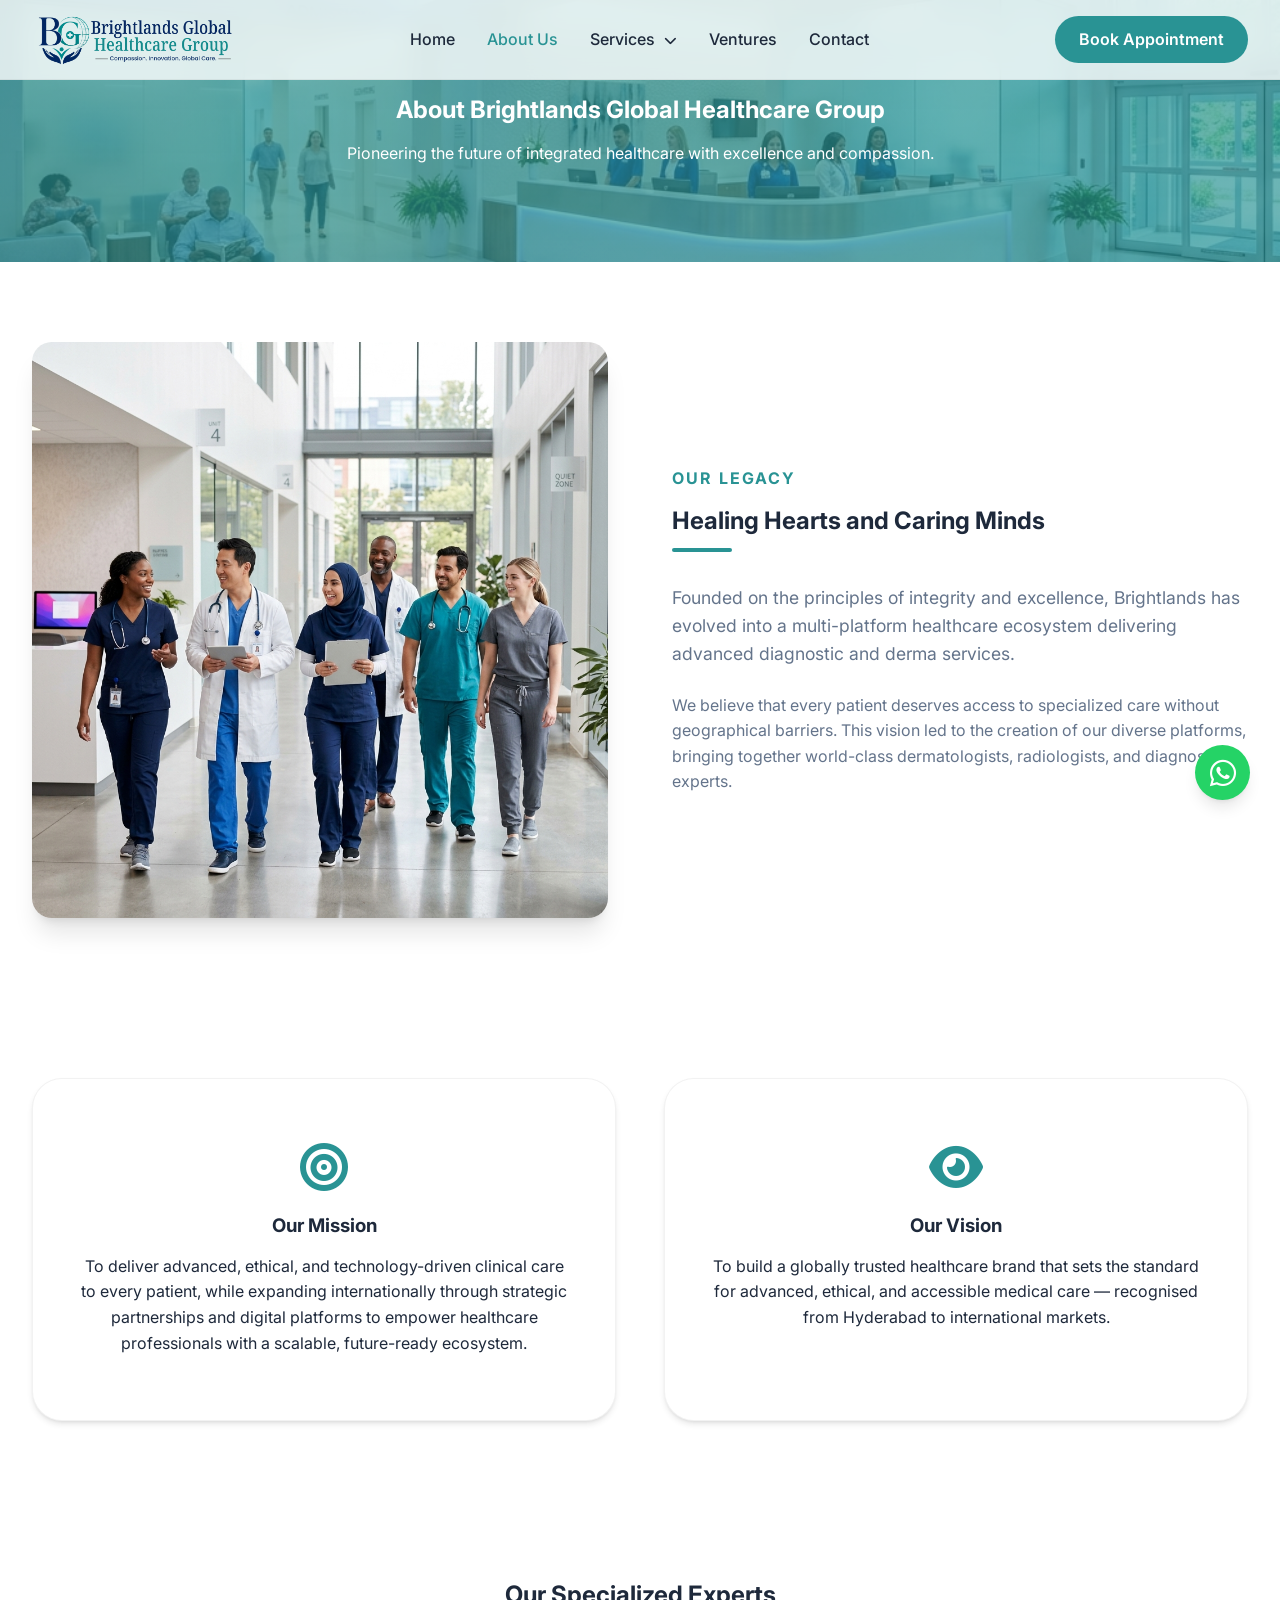
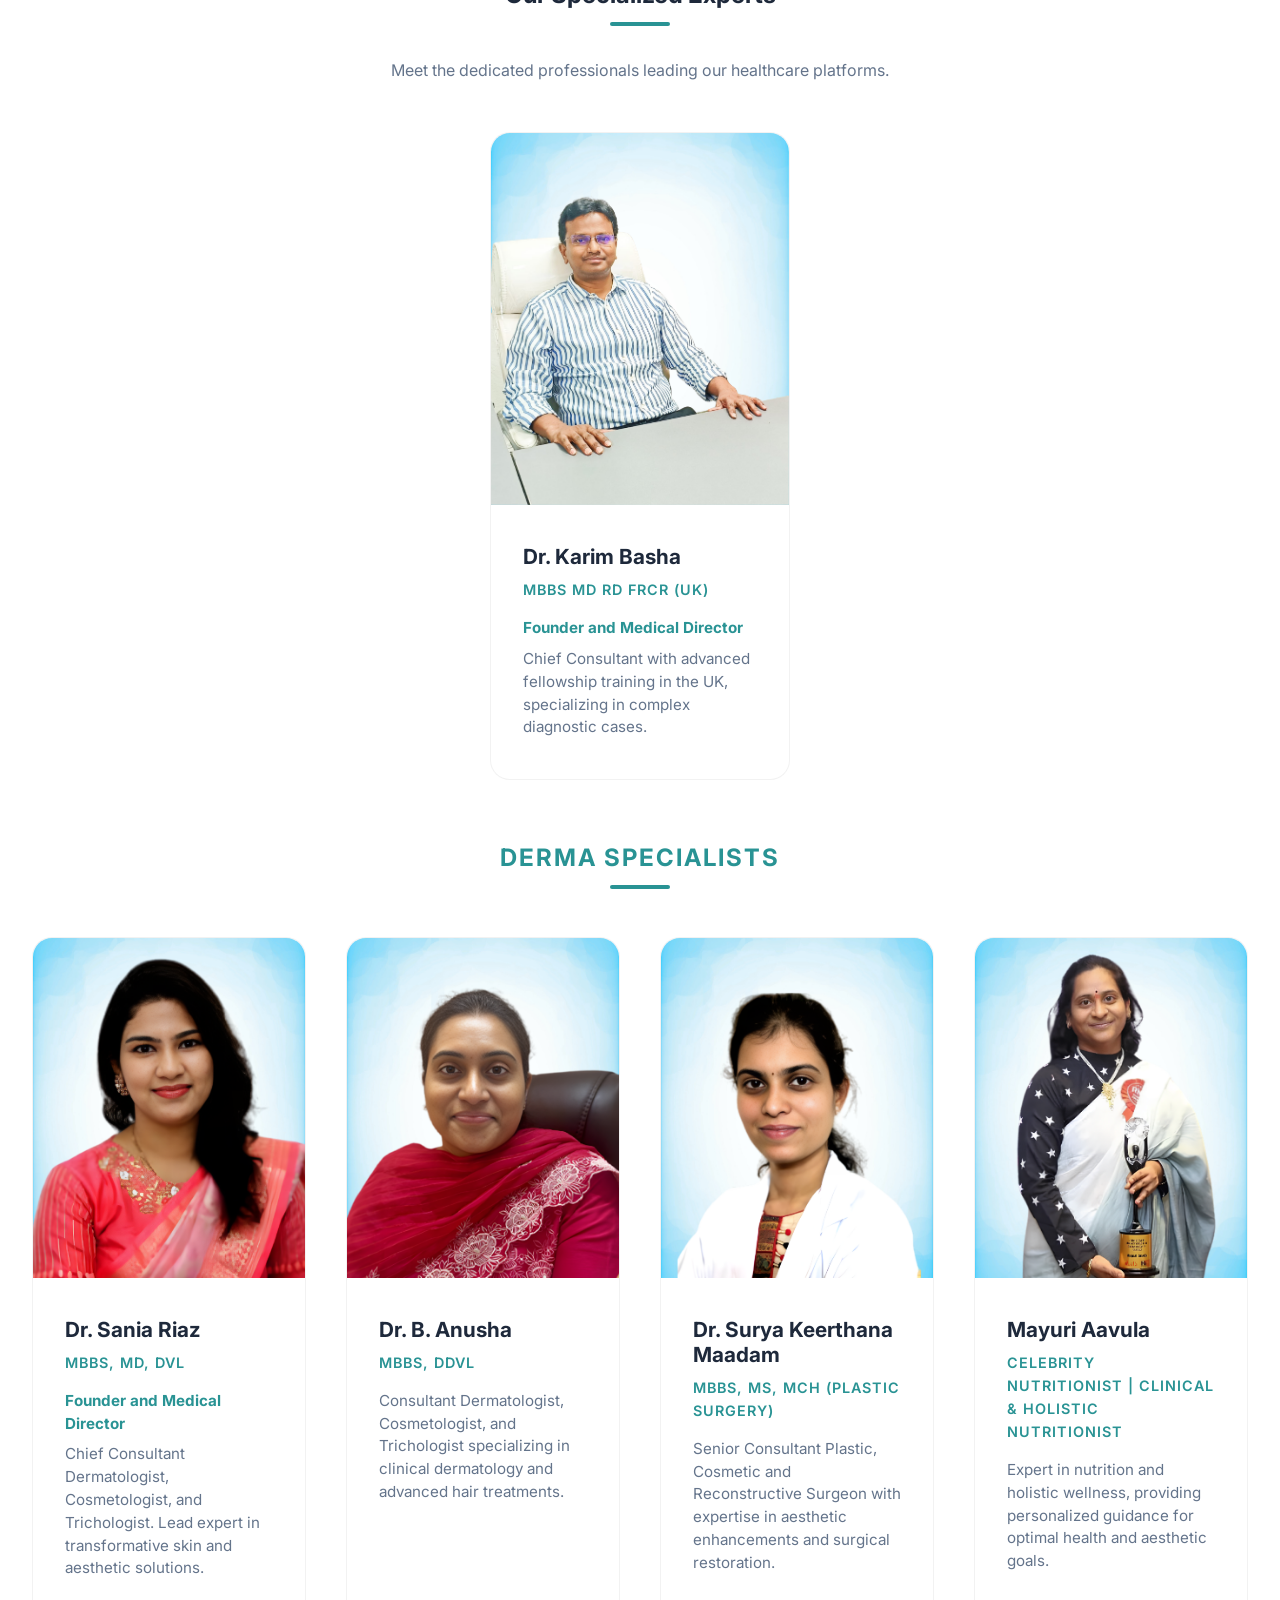
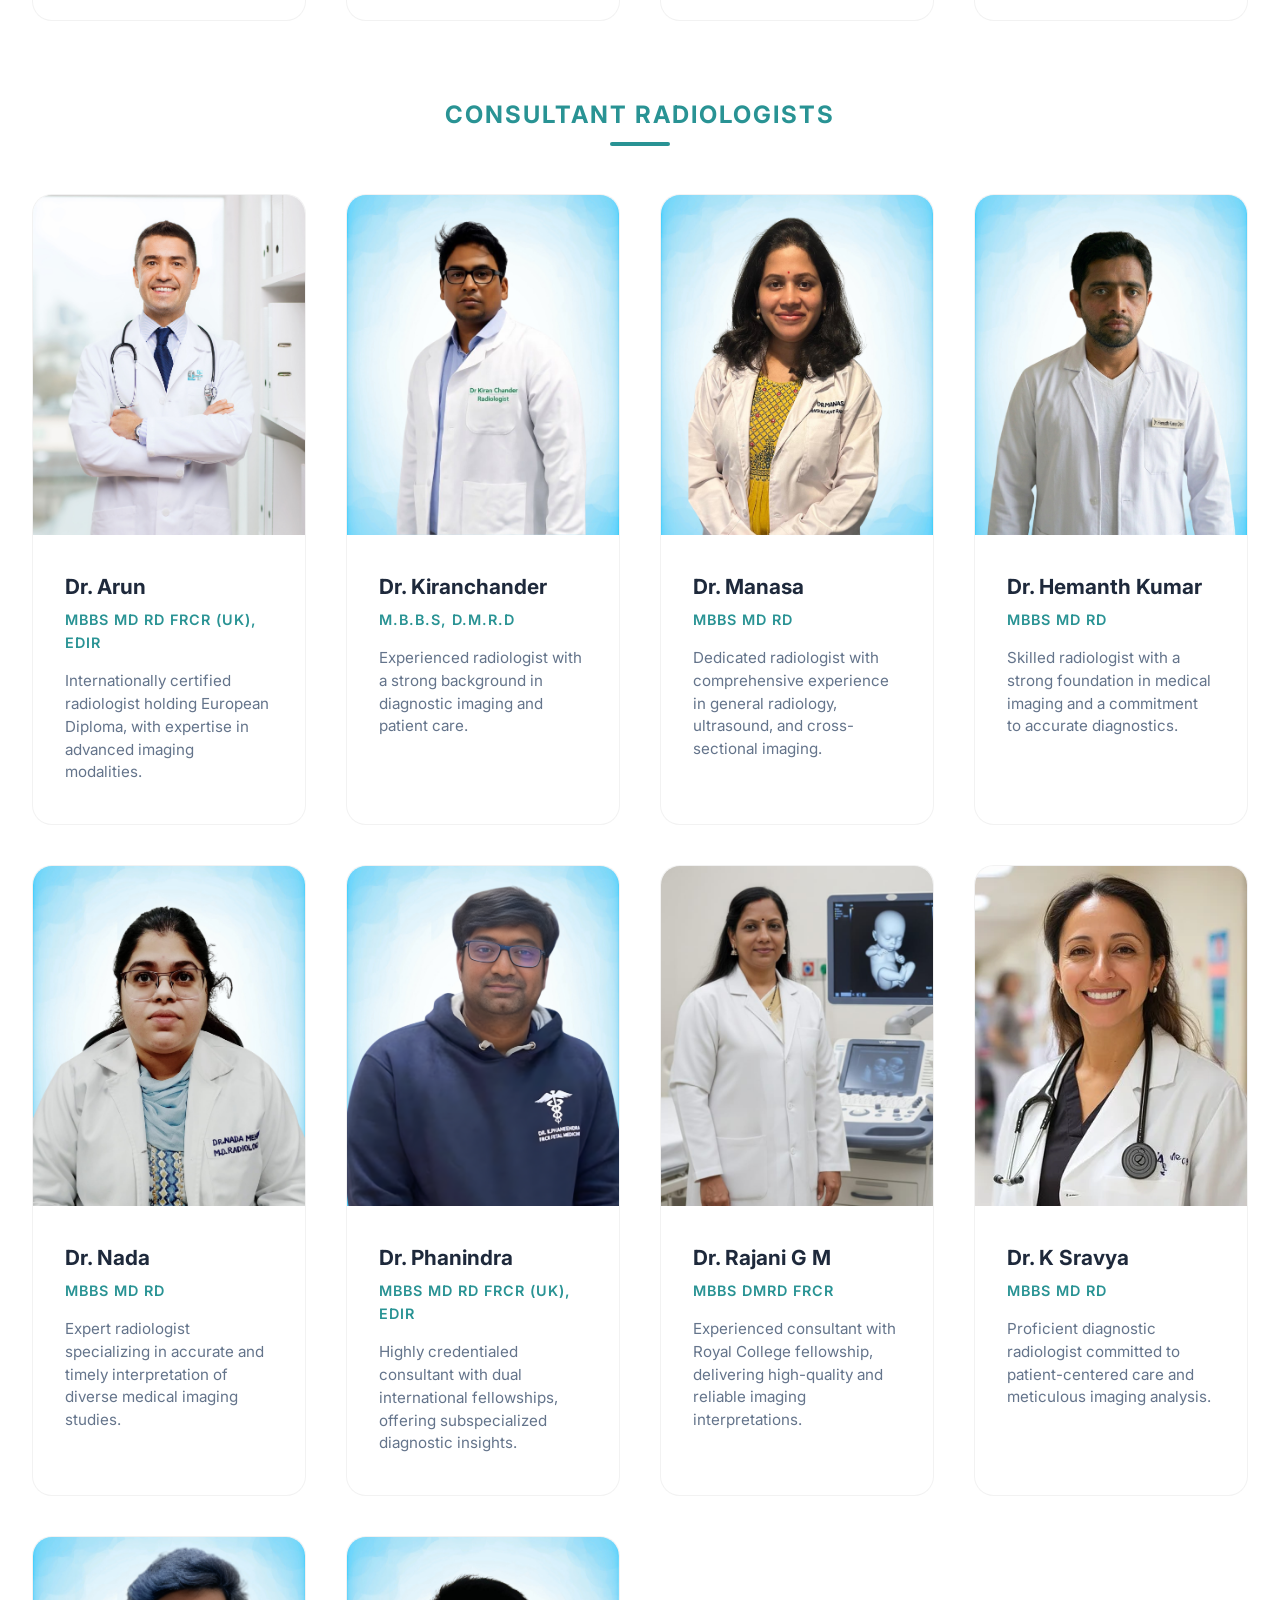
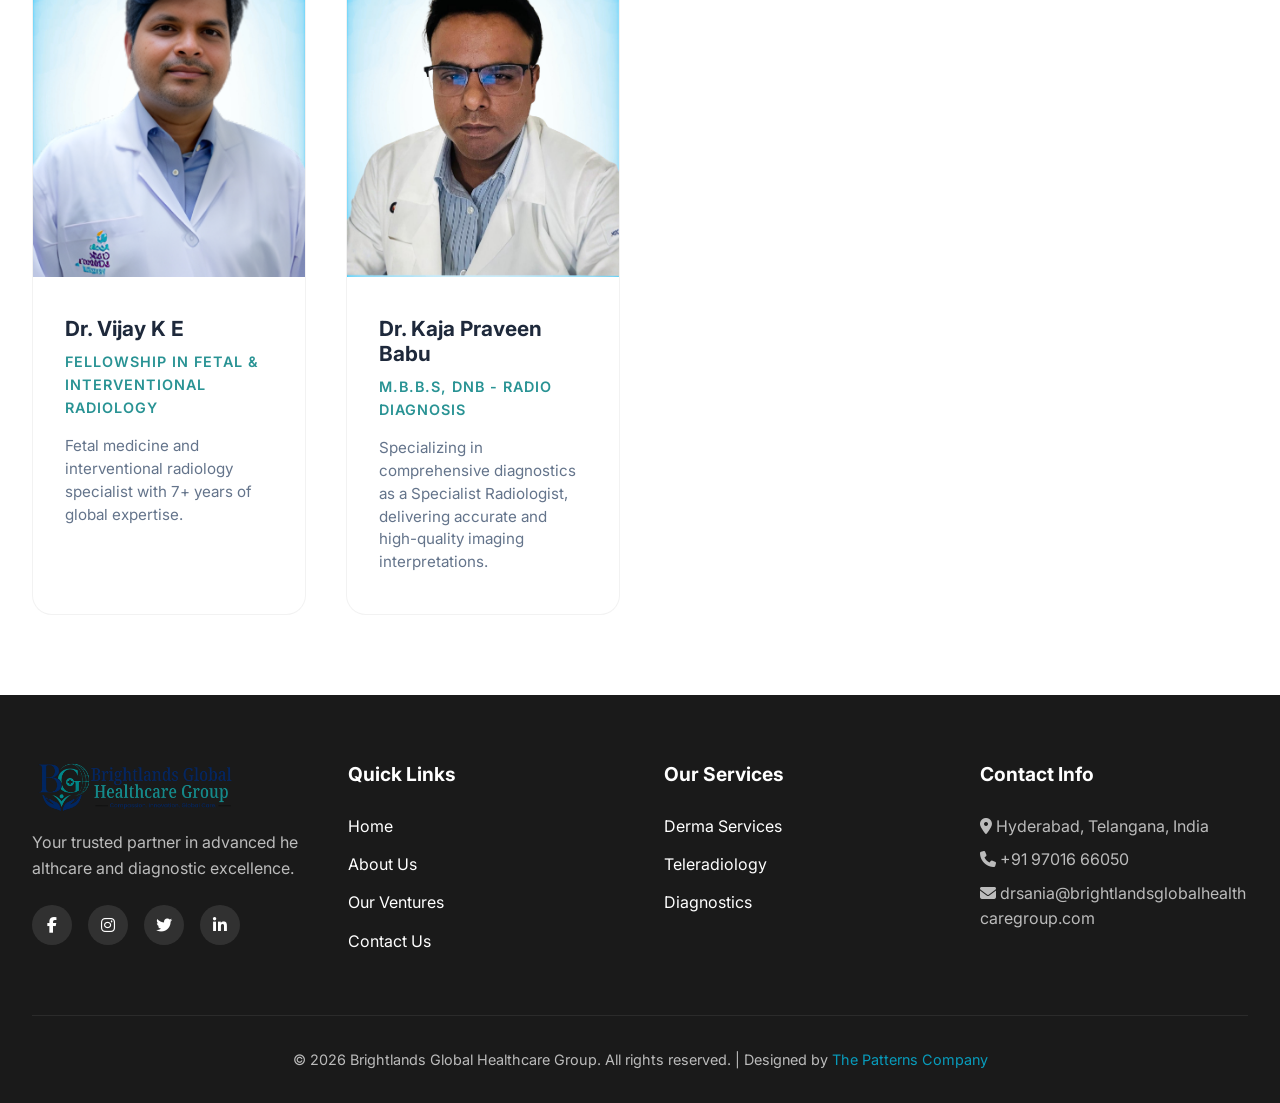
<file: about-us.html>
<!DOCTYPE html>
<html lang="en">

<head>
    <meta charset="UTF-8">
    <meta name="viewport" content="width=device-width, initial-scale=1.0">
    <title>About Us | Brightlands Hospitals</title>
    <link rel="stylesheet" href="assets/css/style.css">
    <link rel="stylesheet" href="https://cdnjs.cloudflare.com/ajax/libs/font-awesome/6.4.0/css/all.min.css">
    <link rel="shortcut icon" href="assets/images/favicon.png" type="image/x-icon">
</head>

<body>

    <!-- Header -->
    <header id="header">
        <div class="container nav-container">
            <a href="index.html" class="logo"><img src="assets/images/Brightlands-logo.png"
                    alt="Brightlands Hospitals"></a>
            <nav>
                <ul class="nav-links" id="nav-links">
                    <li><a href="index.html">Home</a></li>
                    <li><a href="about-us.html" class="active">About Us</a></li>
                    <li class="dropdown">
                        <a href="ventures.html">Services <i class="fas fa-chevron-down"></i></a>
                        <ul class="dropdown-menu">
                            <li><a href="https://brightlandsderma.com/" target="_blank">Brightlands Derma</a></li>
                            <li><a href="https://uniradteleradiology.com/" target="_blank">Unirad Teleradiology</a></li>
                            <li><a href="https://brightlandsdiagnostics.com" target="_blank">Brightlands Diagnostics</a>
                            </li>
                        </ul>
                    </li>
                    <li><a href="ventures.html">Ventures</a></li>
                    <li><a href="contact.html">Contact</a></li>
                    <li class="mobile-only"><a href="appointment.html">Book Appointment</a></li>
                </ul>
            </nav>
            <a href="appointment.html" class="nav-btn">Book Appointment</a>
            <div class="mobile-menu-btn" id="mobile-menu-btn">
                <i class="fas fa-bars"></i>
            </div>
        </div>
    </header>

    <div class="nav-overlay" id="nav-overlay"></div>

    <!-- About Hero -->
    <section class="about-hero">
        <div class="container text-center">
            <h1>About Brightlands Global Healthcare Group</h1>
            <p>Pioneering the future of integrated healthcare with excellence and compassion.</p>
        </div>
    </section>

    <!-- Our Story -->
    <section class="section-padding">
        <div class="container">
            <div class="about-summary-grid">
                <div class="about-image">
                    <img src="assets/images/about.png" alt="Our Story">
                </div>
                <div class="about-text">
                    <span
                        style="color: var(--primary-color); font-weight: 700; text-transform: uppercase; letter-spacing: 2px;">Our
                        Legacy</span>
                    <h2 style="margin-top: 1rem;">Healing Hearts and Caring Minds</h2>
                    <p style="margin-bottom: 1.5rem; color: var(--text-light); font-size: 1.1rem;">Founded on the principles of integrity and excellence, Brightlands has evolved into a multi-platform healthcare ecosystem delivering advanced diagnostic and derma services.</p>
                    <p style="color: var(--text-light);">We believe that every patient deserves access to specialized
                        care without geographical barriers. This vision led to the creation of our diverse platforms,
                        bringing together world-class dermatologists, radiologists, and diagnostic experts.</p>
                </div>
            </div>
        </div>
    </section>

    <!-- Mission & Vision -->
    <section class="section-padding" style="background-color: var(--white);">
        <div class="container">
            <div class="mission-vision">
                <div class="mv-card">
                    <i class="fas fa-bullseye"></i>
                    <h3>Our Mission</h3>
                    <p>To deliver advanced, ethical, and technology-driven clinical care to every patient, while
                        expanding internationally through strategic partnerships and digital platforms to empower
                        healthcare professionals with a scalable, future-ready ecosystem.</p>
                </div>
                <div class="mv-card">
                    <i class="fas fa-eye"></i>
                    <h3>Our Vision</h3>
                    <p>To build a globally trusted healthcare brand that sets the standard for advanced, ethical, and
                        accessible medical care — recognised from Hyderabad to international markets.</p>
                </div>
            </div>
        </div>
    </section>

    <!-- Leadership -->
    <section class="section-padding">
        <div class="container">
            <h2 class="text-center">Our Specialized Experts</h2>
            <p class="text-center" style="max-width: 600px; margin: 0 auto 3rem; color: var(--text-light);">Meet the
                dedicated professionals leading our healthcare platforms.</p>
            <div class="team-leader">
                <!-- Dr. Karim Basha -->
                <div class="team-card leader-card">
                    <div class="box-img">
                        <img src="assets/images/team/karim-basha.png" alt="Dr. Karim Basha">
                    </div>
                    <div class="team-content">
                        <h3 class="box-title"><a href="#">Dr. Karim Basha</a></h3>
                        <span class="team-desig">MBBS MD RD FRCR (UK)</span>
                        <p class="team-text">
                            <strong style="color: var(--primary-color); display: block; margin-bottom: 0.5rem;">Founder and Medical Director</strong>
                            Chief Consultant with advanced fellowship training in the UK, specializing in complex diagnostic cases.
                        </p>
                    </div>
                </div>
            </div>

            <h2 class="text-center" style="margin-top: 4rem; margin-bottom: 2rem; color: var(--primary-color); text-transform: uppercase; letter-spacing: 2px;">Derma Specialists</h2>
            <div class="team-grid">
                <!-- Dr. Sania Riaz -->
                <div class="team-card">
                    <div class="box-img">
                        <img src="assets/images/team/dr-sania.png" alt="Dr. Sania Riaz">
                    </div>
                    <div class="team-content">
                        <h3 class="box-title"><a href="#">Dr. Sania Riaz</a></h3>
                        <span class="team-desig">MBBS, MD, DVL</span>
                        <p class="team-text">
                            <strong style="color: var(--primary-color); display: block; margin-bottom: 0.5rem;">Founder and Medical Director</strong>
                            Chief Consultant Dermatologist, Cosmetologist, and Trichologist. Lead expert in transformative skin and aesthetic solutions.
                        </p>
                    </div>
                </div>

                <!-- Dr. B. Anusha -->
                <div class="team-card">
                    <div class="box-img">
                        <img src="assets/images/team/dr-anusha.png" alt="Dr. B. Anusha">
                    </div>
                    <div class="team-content">
                        <h3 class="box-title"><a href="#">Dr. B. Anusha</a></h3>
                        <span class="team-desig">MBBS, DDVL</span>
                        <p class="team-text">Consultant Dermatologist, Cosmetologist, and Trichologist
                            specializing in clinical dermatology and advanced hair treatments.</p>
                    </div>
                </div>

                <!-- Dr. Surya Keerthana Maadam -->
                <div class="team-card">
                    <div class="box-img">
                        <img src="assets/images/team/dr-surya.png" alt="Dr. Surya Keerthana Maadam">
                    </div>
                    <div class="team-content">
                        <h3 class="box-title"><a href="#">Dr. Surya Keerthana Maadam</a></h3>
                        <span class="team-desig">MBBS, MS, MCh (Plastic Surgery)</span>
                        <p class="team-text">Senior Consultant Plastic, Cosmetic and Reconstructive Surgeon with expertise in
                            aesthetic enhancements and surgical restoration.</p>
                    </div>
                </div>

                <!-- Mayuri Aavula -->
                <div class="team-card">
                    <div class="box-img">
                        <img src="assets/images/team/mayuri.png" alt="Mayuri Aavula">
                    </div>
                    <div class="team-content">
                        <h3 class="box-title"><a href="#">Mayuri Aavula</a></h3>
                        <span class="team-desig">Celebrity Nutritionist | Clinical & Holistic Nutritionist</span>
                        <p class="team-text">Expert in nutrition and holistic wellness, providing personalized guidance for optimal health and aesthetic goals.</p>
                    </div>
                </div>
            </div>

            <h2 class="text-center" style="margin-top: 5rem; margin-bottom: 2rem; color: var(--primary-color); text-transform: uppercase; letter-spacing: 2px;">Consultant Radiologists</h2>
            <div class="team-grid">
                <!-- Dr. Arun -->
                <div class="team-card">
                    <div class="box-img">
                        <img src="assets/images/team/placeholder.png" alt="Dr. Arun">
                    </div>
                    <div class="team-content">
                        <h3 class="box-title"><a href="#">Dr. Arun</a></h3>
                        <span class="team-desig">MBBS MD RD FRCR (UK), EDiR</span>
                        <p class="team-text">Internationally certified radiologist holding European Diploma, with
                            expertise in advanced imaging modalities.</p>
                    </div>
                </div>

                <!-- Dr. Kiranchander -->
                <div class="team-card">
                    <div class="box-img">
                        <img src="assets/images/team/dr-kiran.png" alt="Dr. Kiranchander">
                    </div>
                    <div class="team-content">
                        <h3 class="box-title"><a href="#">Dr. Kiranchander</a></h3>
                        <span class="team-desig">M.B.B.S, D.M.R.D</span>
                        <p class="team-text">Experienced radiologist with a strong background in diagnostic imaging and
                            patient care.</p>
                    </div>
                </div>

                <!-- Dr. Manasa -->
                <div class="team-card">
                    <div class="box-img">
                        <img src="assets/images/team/dr-manasa.png" alt="Dr. Manasa">
                    </div>
                    <div class="team-content">
                        <h3 class="box-title"><a href="#">Dr. Manasa</a></h3>
                        <span class="team-desig">MBBS MD RD</span>
                        <p class="team-text">Dedicated radiologist with comprehensive experience in general radiology,
                            ultrasound, and cross-sectional imaging.</p>
                    </div>
                </div>

                <!-- Dr. Hemanth Kumar -->
                <div class="team-card">
                    <div class="box-img">
                        <img src="assets/images/team/hemanth.png" alt="Dr. Hemanth Kumar">
                    </div>
                    <div class="team-content">
                        <h3 class="box-title"><a href="#">Dr. Hemanth Kumar</a></h3>
                        <span class="team-desig">MBBS MD RD</span>
                        <p class="team-text">Skilled radiologist with a strong foundation in medical imaging and a
                            commitment to accurate diagnostics.</p>
                    </div>
                </div>

                <!-- Dr. Nada -->
                <div class="team-card">
                    <div class="box-img">
                        <img src="assets/images/team/nada-mehreen.png" alt="Dr. Nada">
                    </div>
                    <div class="team-content">
                        <h3 class="box-title"><a href="#">Dr. Nada</a></h3>
                        <span class="team-desig">MBBS MD RD</span>
                        <p class="team-text">Expert radiologist specializing in accurate and timely interpretation of
                            diverse medical imaging studies.</p>
                    </div>
                </div>

                <!-- Dr. Phanindra -->
                <div class="team-card">
                    <div class="box-img">
                        <img src="assets/images/team/phanindra.png" alt="Dr. Phanindra">
                    </div>
                    <div class="team-content">
                        <h3 class="box-title"><a href="#">Dr. Phanindra</a></h3>
                        <span class="team-desig">MBBS MD RD FRCR (UK), EDIR</span>
                        <p class="team-text">Highly credentialed consultant with dual international fellowships,
                            offering subspecialized diagnostic insights.</p>
                    </div>
                </div>

                <!-- Dr. Rajani G M -->
                <div class="team-card">
                    <div class="box-img">
                        <img src="assets/images/team/rajani.png" alt="Dr. Rajani G M">
                    </div>
                    <div class="team-content">
                        <h3 class="box-title"><a href="#">Dr. Rajani G M</a></h3>
                        <span class="team-desig">MBBS DMRD FRCR</span>
                        <p class="team-text">Experienced consultant with Royal College fellowship, delivering
                            high-quality and reliable imaging interpretations.</p>
                    </div>
                </div>

                <!-- Dr. K Sravya -->
                <div class="team-card">
                    <div class="box-img">
                        <img src="assets/images/team/dr-sravya.png" alt="Dr. K Sravya" style="object-position: 85% center;">
                    </div>
                    <div class="team-content">
                        <h3 class="box-title"><a href="#">Dr. K Sravya</a></h3>
                        <span class="team-desig">MBBS MD RD</span>
                        <p class="team-text">Proficient diagnostic radiologist committed to patient-centered care and
                            meticulous imaging analysis.</p>
                    </div>
                </div>

                <!-- Dr. Vijay K E -->
                <div class="team-card">
                    <div class="box-img">
                        <img src="assets/images/team/vijay.png" alt="Dr. Vijay K E">
                    </div>
                    <div class="team-content">
                        <h3 class="box-title"><a href="#">Dr. Vijay K E</a></h3>
                        <span class="team-desig">Fellowship in Fetal & Interventional Radiology</span>
                        <p class="team-text">Fetal medicine and interventional radiology specialist with 7+ years of
                            global expertise.</p>
                    </div>
                </div>

                <!-- Dr. Kaja Praveen Babu -->
                <div class="team-card">
                    <div class="box-img">
                        <img src="assets/images/team/praveen.png" alt="Dr. Kaja Praveen Babu">
                    </div>
                    <div class="team-content">
                        <h3 class="box-title"><a href="#">Dr. Kaja Praveen Babu</a></h3>
                        <span class="team-desig">M.B.B.S, DNB - RADIO DIAGNOSIS</span>
                        <p class="team-text">Specializing in comprehensive diagnostics as a Specialist Radiologist,
                            delivering accurate and high-quality imaging interpretations.</p>
                    </div>
                </div>
            </div>
        </div>
    </section>

    <!-- Footer -->
    <footer>
        <div class="container">
            <div class="footer-grid">
                <div class="footer-col">
                    <a href="index.html" class="logo"><img src="assets/images/Brightlands-logo.png"
                            alt="Brightlands Hospitals"></a>
                    <p style="margin-top: 1rem; opacity: 0.7;">Your trusted partner in advanced healthcare and
                        diagnostic excellence.</p>
                    <div class="social-links">
                        <a href="#"><i class="fab fa-facebook-f"></i></a>
                        <a href="#"><i class="fab fa-instagram"></i></a>
                        <a href="#"><i class="fab fa-twitter"></i></a>
                        <a href="#"><i class="fab fa-linkedin-in"></i></a>
                    </div>
                </div>
                <div class="footer-col">
                    <h4>Quick Links</h4>
                    <ul class="footer-links">
                        <li><a href="index.html">Home</a></li>
                        <li><a href="about-us.html">About Us</a></li>
                        <li><a href="ventures.html">Our Ventures</a></li>
                        <li><a href="contact.html">Contact Us</a></li>
                    </ul>
                </div>
                <div class="footer-col">
                    <h4>Our Services</h4>
                    <ul class="footer-links">
                        <li><a href="https://brightlandsderma.com/">Derma Services</a></li>
                        <li><a href="https://uniradteleradiology.com/">Teleradiology</a></li>
                        <li><a href="https://brightlandsdiagnostics.com/">Diagnostics</a></li>
                    </ul>
                </div>
                <div class="footer-col">
                    <h4>Contact Info</h4>
                    <p style="opacity: 0.7;"><i class="fas fa-location-dot"></i> Hyderabad, Telangana, India</p>
                    <p style="opacity: 0.7; margin: 0.5rem 0;"><i class="fas fa-phone"></i> +91 97016 66050</p>
                    <p style="opacity: 0.7;"><i class="fas fa-envelope"></i>
                        drsania@brightlandsglobalhealthcaregroup.com</p>
                </div>
            </div>
            <div class="copyright text-center">
                <p>&copy; 2026 Brightlands Global Healthcare Group. All rights reserved. | Designed by <a
                        href="https://thepatternscompany.com/" target="_blank"
                        style="color: var(--secondary-color); text-decoration: none;">The Patterns Company</a></p>
            </div>
        </div>
    </footer>

    <a href="https://wa.me/917878785823" class="whatsapp-float" target="_blank">
        <i class="fab fa-whatsapp"></i>
    </a>

    <div class="back-to-top" id="backToTop">
        <i class="fas fa-chevron-up"></i>
    </div>

    <script src="assets/js/main.js"></script>
</body>

</html>
</file>
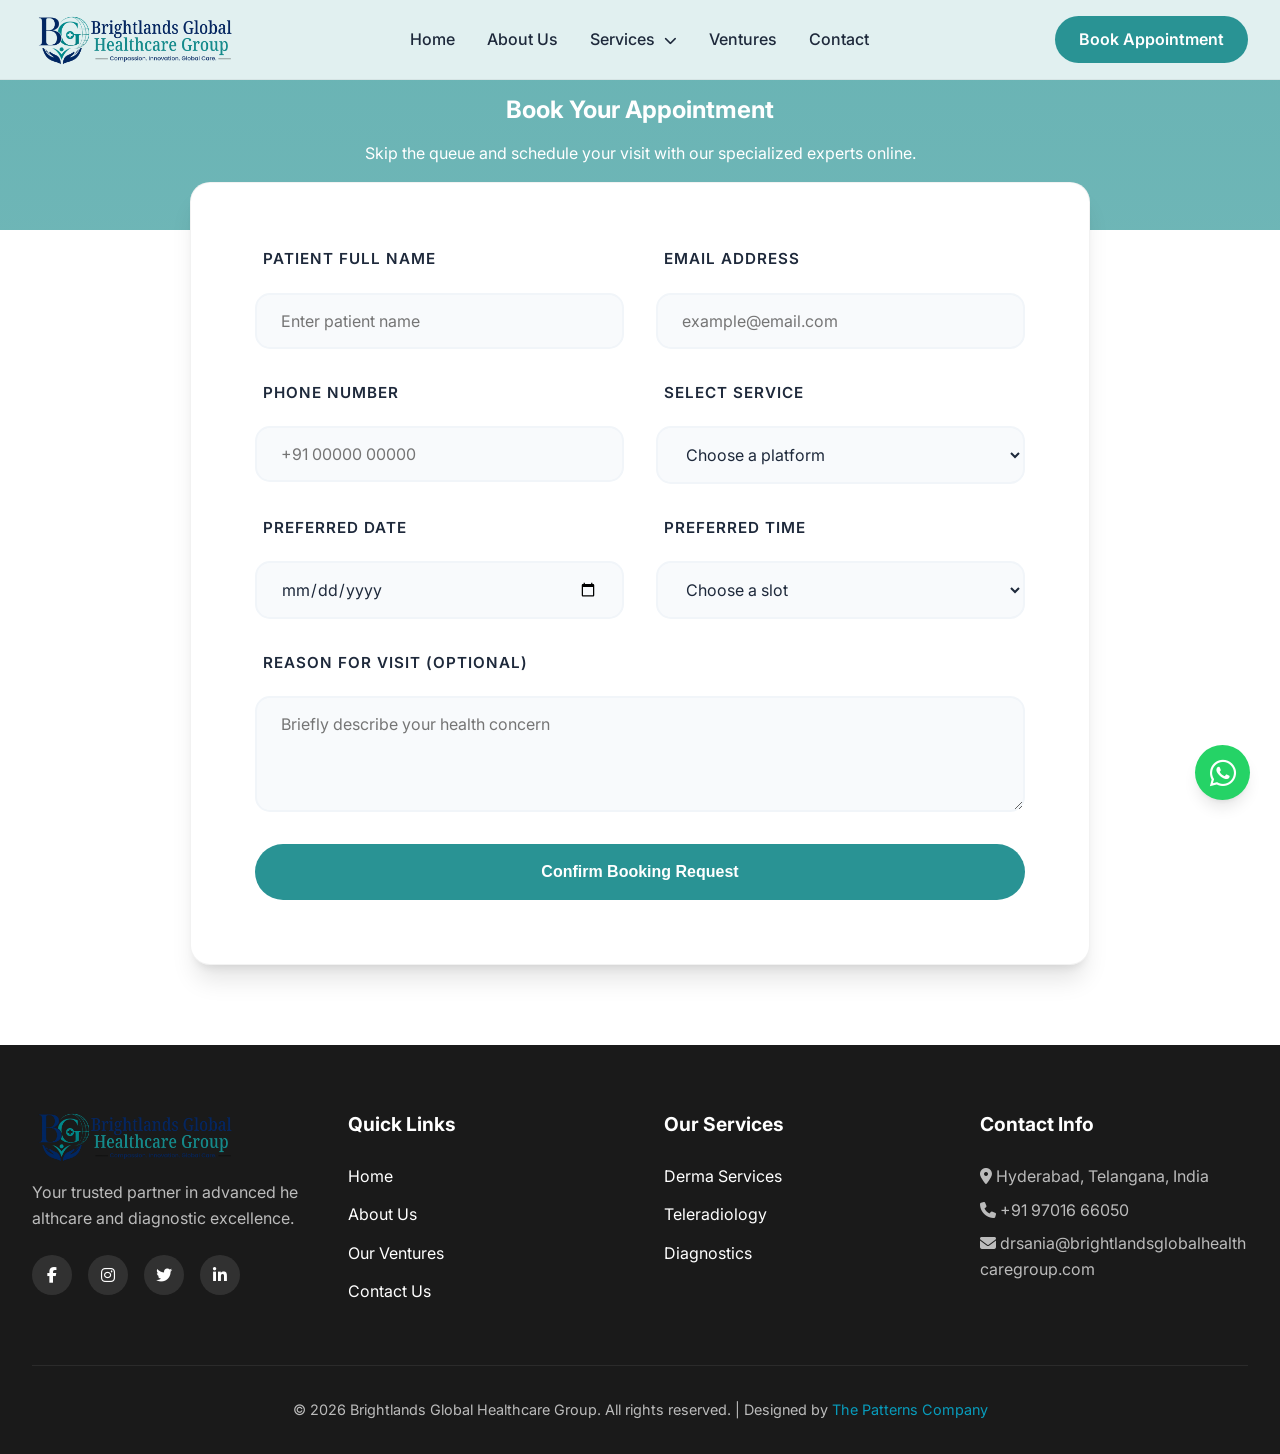
<file: appointment.html>
<!DOCTYPE html>
<html lang="en">

<head>
    <meta charset="UTF-8">
    <meta name="viewport" content="width=device-width, initial-scale=1.0">
    <title>Book an Appointment | Brightlands Hospitals</title>
    <link rel="stylesheet" href="assets/css/style.css">
    <link rel="stylesheet" href="https://cdnjs.cloudflare.com/ajax/libs/font-awesome/6.4.0/css/all.min.css">
    <link rel="shortcut icon" href="assets/images/favicon.png" type="image/x-icon">
</head>

<body>

    <!-- Header -->
    <header id="header">
        <div class="container nav-container">
            <a href="index.html" class="logo"><img src="assets/images/Brightlands-logo.png"
                    alt="Brightlands Hospitals"></a>
            <nav>
                <ul class="nav-links" id="nav-links">
                    <li><a href="index.html">Home</a></li>
                    <li><a href="about-us.html">About Us</a></li>
                    <li class="dropdown">
                        <a href="ventures.html">Services <i class="fas fa-chevron-down"></i></a>
                        <ul class="dropdown-menu">
                            <li><a href="https://brightlandsderma.com/" target="_blank">Brightlands Derma</a></li>
                            <li><a href="https://uniradteleradiology.com/" target="_blank">Unirad Teleradiology</a></li>
                            <li><a href="https://brightlandsdiagnostics.com" target="_blank">Brightlands Diagnostics</a>
                            </li>
                        </ul>
                    </li>
                    <li><a href="ventures.html">Ventures</a></li>
                    <li><a href="contact.html">Contact</a></li>
                </ul>
            </nav>
            <a href="appointment.html" class="nav-btn">Book Appointment</a>
            <div class="mobile-menu-btn" id="mobile-menu-btn">
                <i class="fas fa-bars"></i>
            </div>
        </div>
    </header>

    <div class="nav-overlay" id="nav-overlay"></div>

    <!-- Appointment Hero -->
    <section class="appointment-hero">
        <div class="container">
            <h1>Book Your Appointment</h1>
            <p>Skip the queue and schedule your visit with our specialized experts online.</p>
        </div>
    </section>

    <!-- Appointment Form -->
    <section class="container">
        <div class="appointment-container">
            <form class="appointment-form" id="appointmentForm">
                <div class="appointment-form-grid">

                    <div class="form-group">
                        <label class="form-label" for="patientName">Patient Full Name</label>
                        <input type="text" id="patientName" name="patientName" placeholder="Enter patient name"
                            required>
                    </div>

                    <div class="form-group">
                        <label class="form-label" for="patientEmail">Email Address</label>
                        <input type="email" id="patientEmail" name="patientEmail" placeholder="example@email.com"
                            required>
                    </div>

                    <div class="form-group">
                        <label class="form-label" for="patientPhone">Phone Number</label>
                        <input type="tel" id="patientPhone" name="patientPhone" placeholder="+91 00000 00000" required>
                    </div>

                    <div class="form-group">
                        <label class="form-label" for="serviceType">Select Service</label>
                        <select id="serviceType" name="serviceType" required>
                            <option value="" disabled selected>Choose a platform</option>
                            <option value="derma">Brightlands Derma</option>
                            <option value="radiology">UniRad Teleradiology</option>
                            <option value="diagnostics">Brightlands Diagnostics</option>
                        </select>
                    </div>

                    <div class="form-group">
                        <label class="form-label" for="appointmentDate">Preferred Date</label>
                        <input type="date" id="appointmentDate" name="appointmentDate" required>
                    </div>

                    <div class="form-group">
                        <label class="form-label" for="appointmentTime">Preferred Time</label>
                        <select id="appointmentTime" name="appointmentTime" required>
                            <option value="" disabled selected>Choose a slot</option>
                            <option value="morning">Morning (9 AM - 12 PM)</option>
                            <option value="afternoon">Afternoon (1 PM - 4 PM)</option>
                            <option value="evening">Evening (5 PM - 8 PM)</option>
                        </select>
                    </div>

                    <div class="form-group full-width">
                        <label class="form-label" for="reason">Reason for Visit (Optional)</label>
                        <textarea id="reason" name="reason" rows="4"
                            placeholder="Briefly describe your health concern"></textarea>
                    </div>

                    <div class="full-width">
                        <button type="submit" class="btn btn-primary" style="width: 100%; padding: 1.2rem;">Confirm
                            Booking Request</button>
                    </div>

                </div>
            </form>
        </div>
    </section>

    <!-- Footer -->
    <footer>
        <div class="container">
            <div class="footer-grid">
                <div class="footer-col">
                    <a href="index.html" class="logo"><img src="assets/images/Brightlands-logo.png"
                            alt="Brightlands Hospitals"></a>
                    <p style="margin-top: 1rem; opacity: 0.7;">Your trusted partner in advanced healthcare and
                        diagnostic excellence.</p>
                    <div class="social-links">
                        <a href="#"><i class="fab fa-facebook-f"></i></a>
                        <a href="#"><i class="fab fa-instagram"></i></a>
                        <a href="#"><i class="fab fa-twitter"></i></a>
                        <a href="#"><i class="fab fa-linkedin-in"></i></a>
                    </div>
                </div>
                <div class="footer-col">
                    <h4>Quick Links</h4>
                    <ul class="footer-links">
                        <li><a href="index.html">Home</a></li>
                        <li><a href="about-us.html">About Us</a></li>
                        <li><a href="ventures.html">Our Ventures</a></li>
                        <li><a href="contact.html">Contact Us</a></li>
                    </ul>
                </div>
                <div class="footer-col">
                    <h4>Our Services</h4>
                    <ul class="footer-links">
                        <li><a href="https://brightlandsderma.com/">Derma Services</a></li>
                        <li><a href="https://uniradteleradiology.com/">Teleradiology</a></li>
                        <li><a href="https://brightlandsdiagnostics.com/">Diagnostics</a></li>
                    </ul>
                </div>
                <div class="footer-col">
                    <h4>Contact Info</h4>
                    <p style="opacity: 0.7;"><i class="fas fa-location-dot"></i> Hyderabad, Telangana, India</p>
                    <p style="opacity: 0.7; margin: 0.5rem 0;"><i class="fas fa-phone"></i> +91 97016 66050</p>
                    <p style="opacity: 0.7;"><i class="fas fa-envelope"></i>
                        drsania@brightlandsglobalhealthcaregroup.com</p>
                </div>
            </div>
            <div class="copyright text-center">
                <p>&copy; 2026 Brightlands Global Healthcare Group. All rights reserved. | Designed by <a
                        href="https://thepatternscompany.com/" target="_blank"
                        style="color: var(--secondary-color); text-decoration: none;">The Patterns Company</a></p>
            </div>
        </div>
    </footer>

    <a href="https://wa.me/917878785823" class="whatsapp-float" target="_blank">
        <i class="fab fa-whatsapp"></i>
    </a>

    <div class="back-to-top" id="backToTop">
        <i class="fas fa-chevron-up"></i>
    </div>

    <script src="assets/js/main.js"></script>
    <script>
        document.getElementById('appointmentForm').addEventListener('submit', function (e) {
            e.preventDefault();
            // In a real scenario, you would handle form submission via AJAX here
            window.location.href = 'thank-you.html';
        });
    </script>
</body>

</html>
</file>
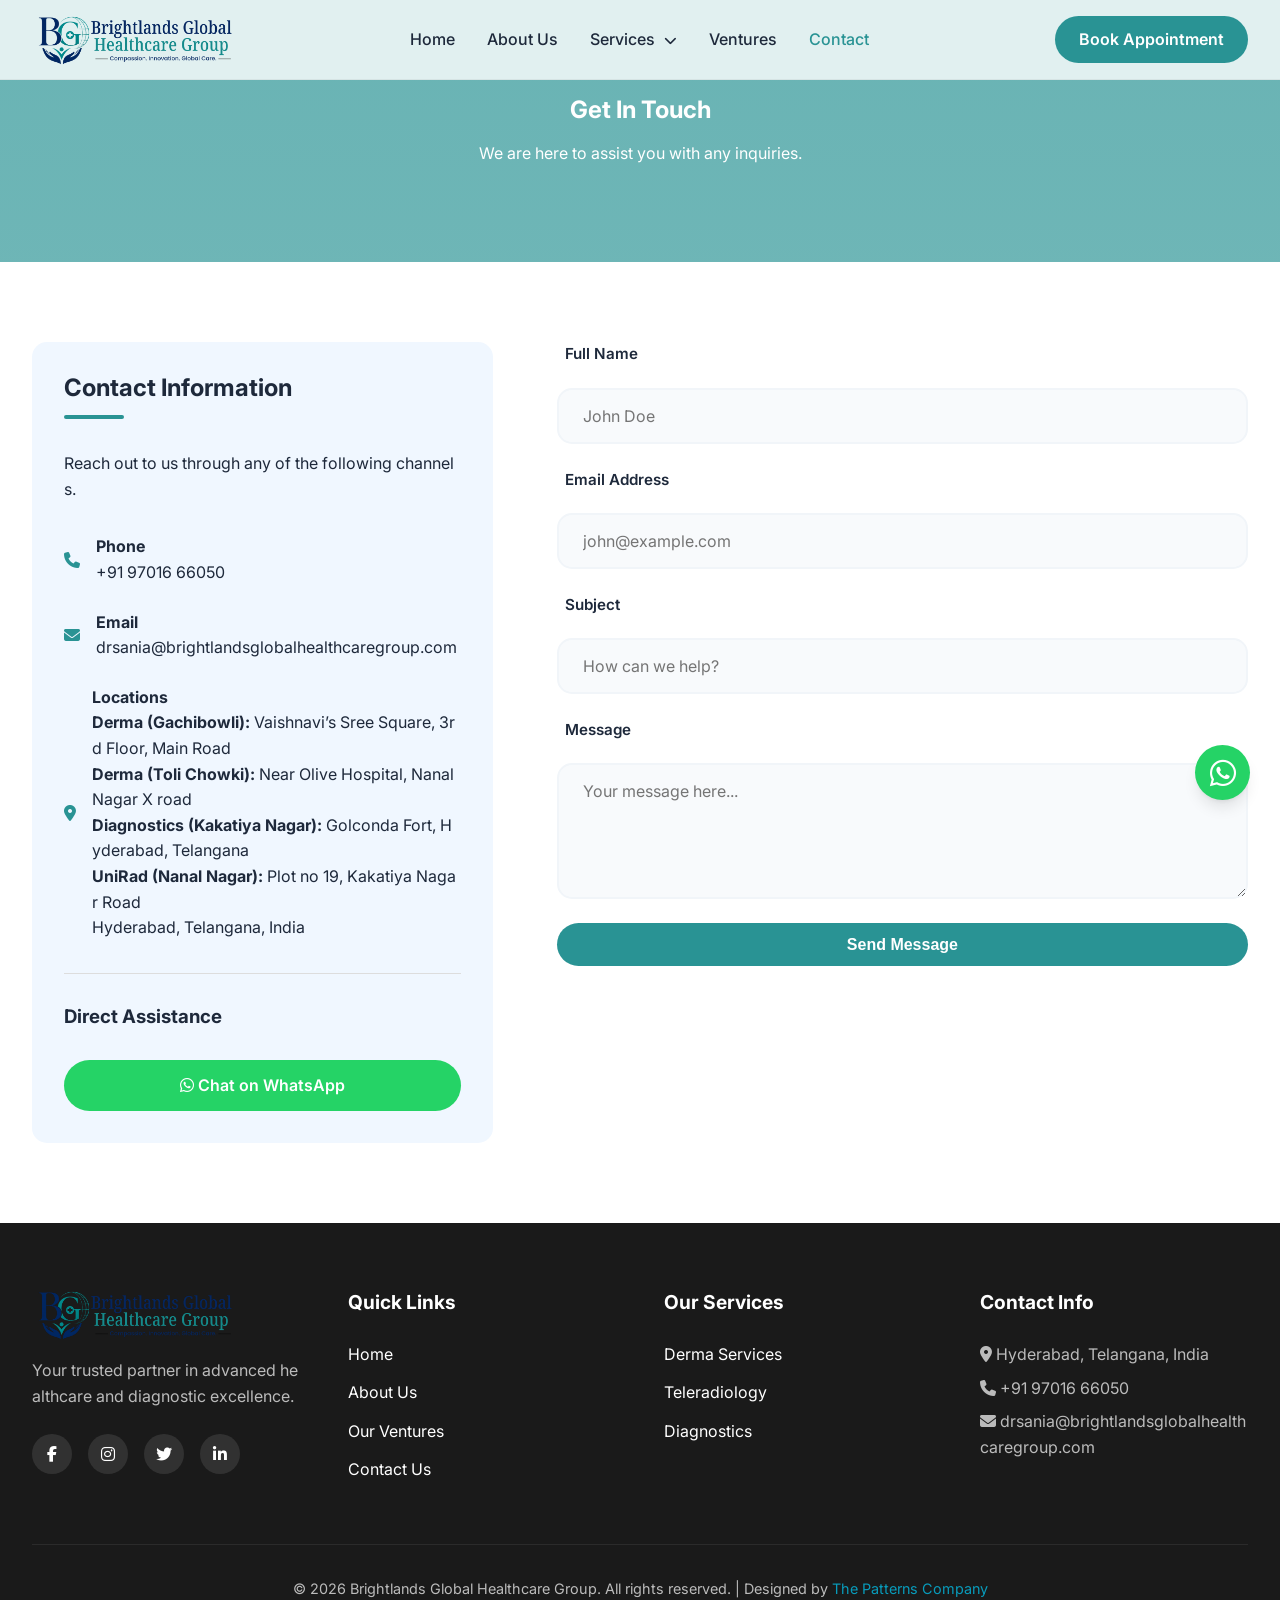
<file: contact.html>
<!DOCTYPE html>
<html lang="en">

<head>
    <meta charset="UTF-8">
    <meta name="viewport" content="width=device-width, initial-scale=1.0">
    <title>Contact Us | Brightlands Hospitals</title>
    <link rel="stylesheet" href="assets/css/style.css">
    <link rel="stylesheet" href="https://cdnjs.cloudflare.com/ajax/libs/font-awesome/6.4.0/css/all.min.css">
    <link rel="shortcut icon" href="assets/images/favicon.png" type="image/x-icon">
</head>

<body>

    <!-- Header -->
    <header id="header">
        <div class="container nav-container">
            <a href="index.html" class="logo"><img src="assets/images/Brightlands-logo.png"
                    alt="Brightlands Hospitals"></a>
            <nav>
                <ul class="nav-links" id="nav-links">
                    <li><a href="index.html">Home</a></li>
                    <li><a href="about-us.html">About Us</a></li>
                    <li class="dropdown">
                        <a href="ventures.html">Services <i class="fas fa-chevron-down"></i></a>
                        <ul class="dropdown-menu">
                            <li><a href="https://brightlandsderma.com/" target="_blank">Brightlands Derma</a></li>
                            <li><a href="https://uniradteleradiology.com/" target="_blank">Unirad Teleradiology</a></li>
                            <li><a href="https://brightlandsdiagnostics.com" target="_blank">Brightlands Diagnostics</a>
                            </li>
                        </ul>
                    </li>
                    <li><a href="ventures.html">Ventures</a></li>
                    <li><a href="contact.html" class="active">Contact</a></li>
                    <li class="mobile-only"><a href="appointment.html">Book Appointment</a></li>
                </ul>
            </nav>
            <a href="appointment.html" class="nav-btn">Book Appointment</a>
            <div class="mobile-menu-btn" id="mobile-menu-btn">
                <i class="fas fa-bars"></i>
            </div>
        </div>
    </header>

    <div class="nav-overlay" id="nav-overlay"></div>

    <!-- Contact Hero -->
    <section class="contact-hero">
        <div class="container text-center">
            <h1>Get In Touch</h1>
            <p>We are here to assist you with any inquiries.</p>
        </div>
    </section>

    <!-- Contact Content -->
    <section class="section-padding">
        <div class="container">
            <div class="contact-container">

                <div class="contact-info">
                    <h2>Contact Information</h2>
                    <p style="margin-bottom: 2rem;">Reach out to us through any of the following channels.</p>

                    <div class="contact-info-item">
                        <i class="fas fa-phone" style="color: var(--primary-color);"></i>
                        <div>
                            <strong>Phone</strong>
                            <p>+91 97016 66050</p>
                        </div>
                    </div>

                    <div class="contact-info-item">
                        <i class="fas fa-envelope" style="color: var(--primary-color);"></i>
                        <div>
                            <strong>Email</strong>
                            <p>drsania@brightlandsglobalhealthcaregroup.com</p>
                        </div>
                    </div>

                    <div class="contact-info-item">
                        <i class="fas fa-location-dot" style="color: var(--primary-color);"></i>
                        <div>
                            <strong>Locations</strong>
                            <p><strong>Derma (Gachibowli):</strong> Vaishnavi’s Sree Square, 3rd Floor, Main Road</p>
                            <p><strong>Derma (Toli Chowki):</strong> Near Olive Hospital, Nanal Nagar X road</p>
                            <p><strong>Diagnostics (Kakatiya Nagar):</strong> Golconda Fort, Hyderabad, Telangana</p>
                            <p><strong>UniRad (Nanal Nagar):</strong> Plot no 19, Kakatiya Nagar Road</p>
                            <p>Hyderabad, Telangana, India</p>
                        </div>
                    </div>

                    <hr style="margin: 2rem 0; border: 0; border-top: 1px solid #ddd;">

                    <h3>Direct Assistance</h3>
                    <a href="https://wa.me/917878785823" target="_blank" class="btn btn-whatsapp"
                        style="width: 100%; text-align: center; margin-top: 1rem;">
                        <i class="fab fa-whatsapp"></i> Chat on WhatsApp
                    </a>
                </div>

                <div>
                    <form class="contact-form" id="contactForm">
                        <div class="form-group">
                            <label for="name">Full Name</label>
                            <input type="text" id="name" name="name" placeholder="John Doe" required>
                        </div>
                        <div class="form-group">
                            <label for="email">Email Address</label>
                            <input type="email" id="email" name="email" placeholder="john@example.com" required>
                        </div>
                        <div class="form-group">
                            <label for="subject">Subject</label>
                            <input type="text" id="subject" name="subject" placeholder="How can we help?" required>
                        </div>
                        <div class="form-group">
                            <label for="message">Message</label>
                            <textarea id="message" name="message" rows="5" placeholder="Your message here..."
                                required></textarea>
                        </div>
                        <button type="submit" class="btn btn-primary">Send Message</button>
                    </form>
                </div>

            </div>
        </div>
    </section>

    <!-- Footer -->
    <footer>
        <div class="container">
            <div class="footer-grid">
                <div class="footer-col">
                    <a href="index.html" class="logo"><img src="assets/images/Brightlands-logo.png"
                            alt="Brightlands Hospitals"></a>
                    <p style="margin-top: 1rem; opacity: 0.7;">Your trusted partner in advanced healthcare and
                        diagnostic excellence.</p>
                    <div class="social-links">
                        <a href="#"><i class="fab fa-facebook-f"></i></a>
                        <a href="#"><i class="fab fa-instagram"></i></a>
                        <a href="#"><i class="fab fa-twitter"></i></a>
                        <a href="#"><i class="fab fa-linkedin-in"></i></a>
                    </div>
                </div>
                <div class="footer-col">
                    <h4>Quick Links</h4>
                    <ul class="footer-links">
                        <li><a href="index.html">Home</a></li>
                        <li><a href="about-us.html">About Us</a></li>
                        <li><a href="ventures.html">Our Ventures</a></li>
                        <li><a href="contact.html">Contact Us</a></li>
                    </ul>
                </div>
                <div class="footer-col">
                    <h4>Our Services</h4>
                    <ul class="footer-links">
                        <li><a href="https://brightlandsderma.com/">Derma Services</a></li>
                        <li><a href="https://uniradteleradiology.com/">Teleradiology</a></li>
                        <li><a href="https://brightlandsdiagnostics.com/">Diagnostics</a></li>
                    </ul>
                </div>
                <div class="footer-col">
                    <h4>Contact Info</h4>
                    <p style="opacity: 0.7;"><i class="fas fa-location-dot"></i> Hyderabad, Telangana, India</p>
                    <p style="opacity: 0.7; margin: 0.5rem 0;"><i class="fas fa-phone"></i> +91 97016 66050</p>
                    <p style="opacity: 0.7;"><i class="fas fa-envelope"></i>
                        drsania@brightlandsglobalhealthcaregroup.com</p>
                </div>
            </div>
            <div class="copyright text-center">
                <p>&copy; 2026 Brightlands Global Healthcare Group. All rights reserved. | Designed by <a
                        href="https://thepatternscompany.com/" target="_blank"
                        style="color: var(--secondary-color); text-decoration: none;">The Patterns Company</a></p>
            </div>
        </div>
    </footer>

    <a href="https://wa.me/917878785823" class="whatsapp-float" target="_blank">
        <i class="fab fa-whatsapp"></i>
    </a>

    <div class="back-to-top" id="backToTop">
        <i class="fas fa-chevron-up"></i>
    </div>

    <script src="assets/js/main.js"></script>
    <script>
        document.getElementById('contactForm').addEventListener('submit', function (e) {
            e.preventDefault();
            // In a real scenario, you would handle form submission via AJAX here
            window.location.href = 'thank-you.html';
        });
    </script>
</body>

</html>
</file>
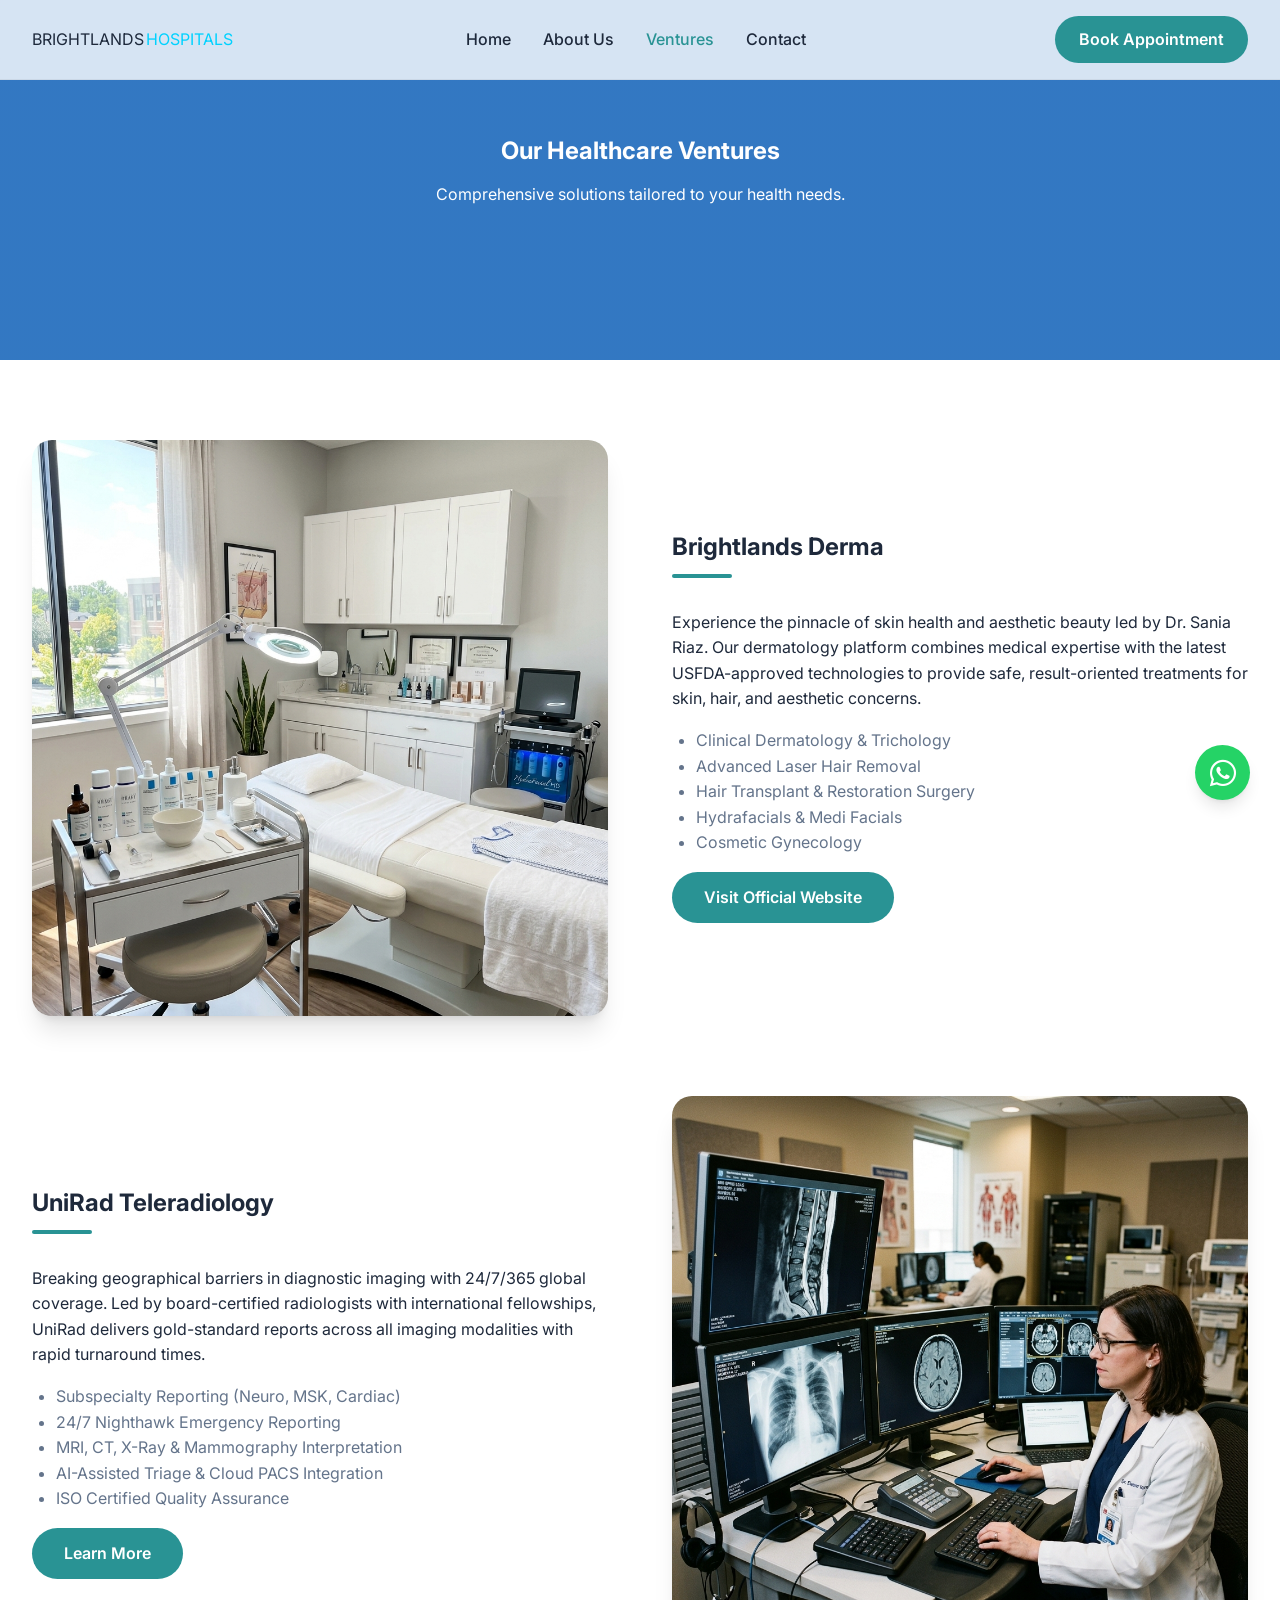
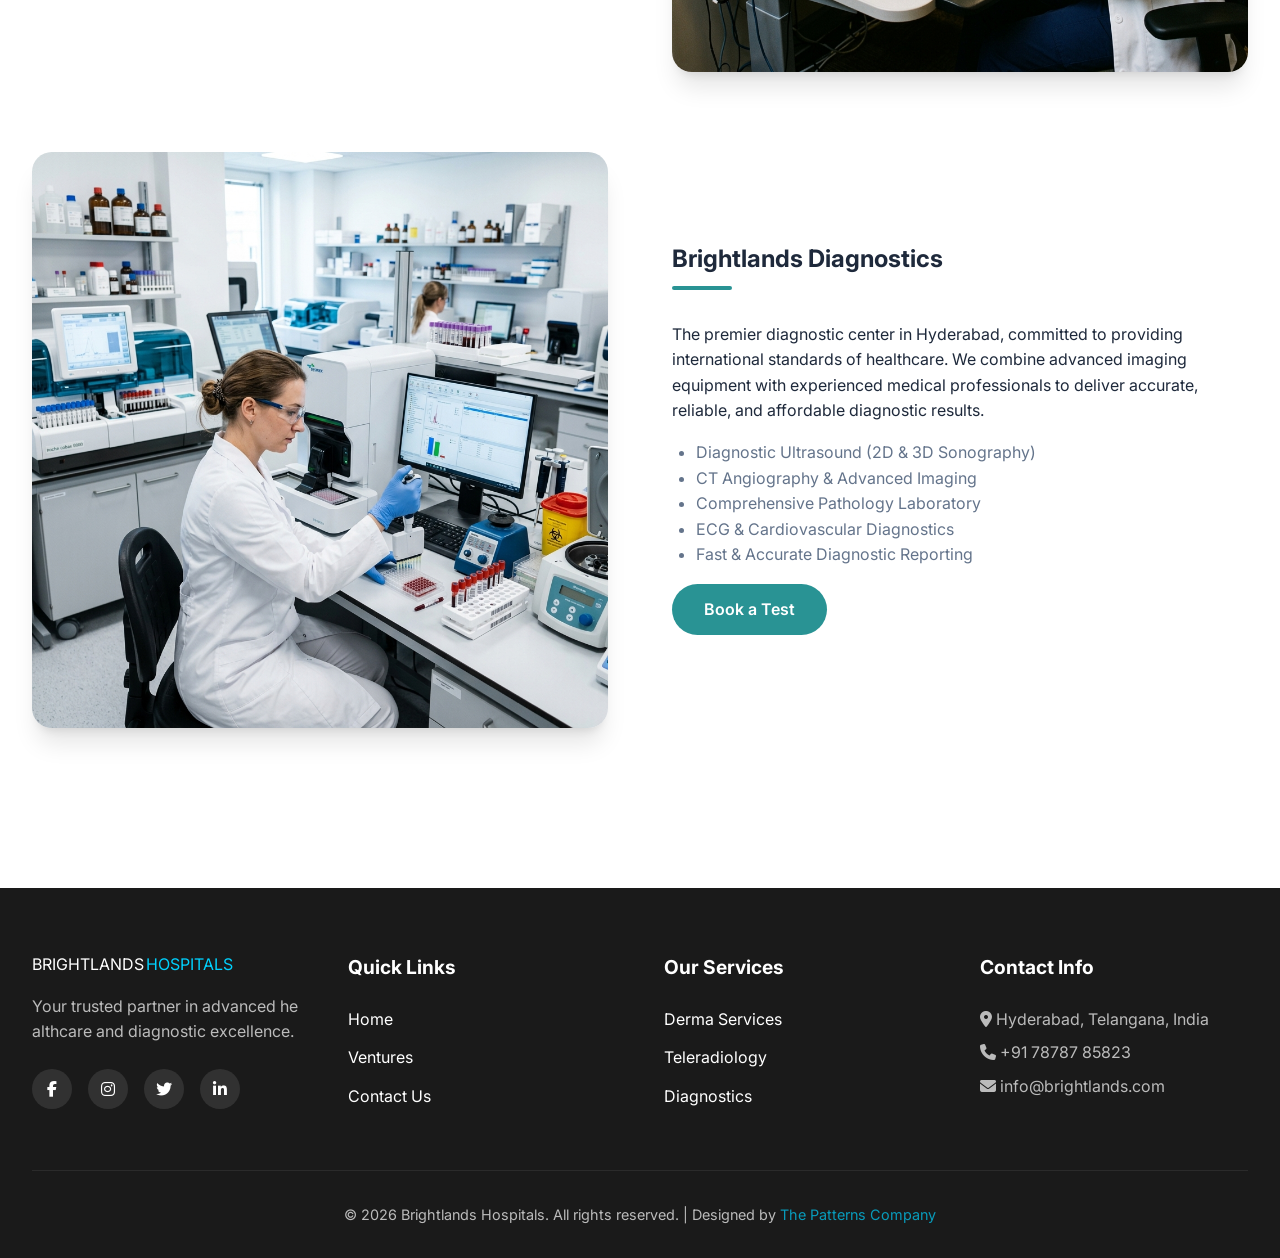
<file: platforms.html>
<!DOCTYPE html>
<html lang="en">

<head>
    <meta charset="UTF-8">
    <meta name="viewport" content="width=device-width, initial-scale=1.0">
    <title>Our Ventures | Specialized Healthcare Solutions</title>
    <link rel="stylesheet" href="assets/css/style.css">
    <link rel="stylesheet" href="https://cdnjs.cloudflare.com/ajax/libs/font-awesome/6.4.0/css/all.min.css">
    <style>
        .platform-hero {
            background: linear-gradient(rgba(0, 86, 179, 0.8), rgba(0, 86, 179, 0.8));
            height: 40vh;
            display: flex;
            align-items: center;
            justify-content: center;
            color: white;
            padding-top: var(--header-height);
        }

        .platform-section {
            display: flex;
            align-items: center;
            gap: 4rem;
            margin-bottom: 5rem;
        }

        .platform-section:nth-child(even) {
            flex-direction: row-reverse;
        }

        .platform-img {
            flex: 1;
            border-radius: 20px;
            overflow: hidden;
            box-shadow: var(--shadow-lg);
        }

        .platform-text {
            flex: 1;
        }

        @media (max-width: 768px) {
            .platform-section {
                flex-direction: column !important;
                gap: 2rem;
            }
        }
    </style>
</head>

<body>

    <!-- Header -->
    <header id="header">
        <div class="container nav-container">
            <a href="index.html" class="logo">BRIGHTLANDS<span>HOSPITALS</span></a>
            <nav>
                <ul class="nav-links" id="nav-links">
                    <li><a href="index.html">Home</a></li>
                    <li><a href="about-us.html">About Us</a></li>
                    <li><a href="platforms.html" class="active">Ventures</a></li>
                    <li><a href="contact.html">Contact</a></li>
                    <li class="mobile-only"><a href="appointment.html">Book Appointment</a></li>
                </ul>
            </nav>
            <a href="appointment.html" class="nav-btn">Book Appointment</a>
            <div class="mobile-menu-btn" id="mobile-menu-btn">
                <i class="fas fa-bars"></i>
            </div>
        </div>
    </header>

    <!-- Platform Hero -->
    <section class="platform-hero">
        <div class="container text-center">
            <h1>Our Healthcare Ventures</h1>
            <p>Comprehensive solutions tailored to your health needs.</p>
        </div>
    </section>

    <!-- Platform Details -->
    <section class="section-padding">
        <div class="container">

            <!-- Platform 1 -->
            <div class="platform-section">
                <div class="platform-img">
                    <img src="assets/images/derma.png" alt="Dermatology">
                </div>
                <div class="platform-text">
                    <h2>Brightlands Derma</h2>
                    <p>Experience the pinnacle of skin health and aesthetic beauty led by Dr. Sania Riaz. Our dermatology platform combines medical expertise with the latest USFDA-approved technologies to provide safe, result-oriented treatments for skin, hair, and aesthetic concerns.</p>
                    <ul style="margin: 1rem 0; list-style: disc; padding-left: 1.5rem; color: var(--text-light);">
                        <li>Clinical Dermatology & Trichology</li>
                        <li>Advanced Laser Hair Removal</li>
                        <li>Hair Transplant & Restoration Surgery</li>
                        <li>Hydrafacials & Medi Facials</li>
                        <li>Cosmetic Gynecology</li>
                    </ul>
                    <a href="https://brightlandsderma.com/" target="_blank" class="btn btn-primary">Visit Official
                        Website</a>
                </div>
            </div>

            <!-- Platform 2 -->
            <div class="platform-section">
                <div class="platform-img">
                    <img src="assets/images/radiology.png" alt="Radiology">
                </div>
                <div class="platform-text">
                    <h2>UniRad Teleradiology</h2>
                    <p>Breaking geographical barriers in diagnostic imaging with 24/7/365 global coverage. Led by board-certified radiologists with international fellowships, UniRad delivers gold-standard reports across all imaging modalities with rapid turnaround times.</p>
                    <ul style="margin: 1rem 0; list-style: disc; padding-left: 1.5rem; color: var(--text-light);">
                        <li>Subspecialty Reporting (Neuro, MSK, Cardiac)</li>
                        <li>24/7 Nighthawk Emergency Reporting</li>
                        <li>MRI, CT, X-Ray & Mammography Interpretation</li>
                        <li>AI-Assisted Triage & Cloud PACS Integration</li>
                        <li>ISO Certified Quality Assurance</li>
                    </ul>
                    <a href="https://uniradteleradiology.com/" target="_blank" class="btn btn-primary">Learn More</a>
                </div>
            </div>

            <!-- Platform 3 -->
            <div class="platform-section">
                <div class="platform-img">
                    <img src="assets/images/diagnostics.png" alt="Diagnostics">
                </div>
                <div class="platform-text">
                    <h2>Brightlands Diagnostics</h2>
                    <p>The premier diagnostic center in Hyderabad, committed to providing international standards of healthcare. We combine advanced imaging equipment with experienced medical professionals to deliver accurate, reliable, and affordable diagnostic results.</p>
                    <ul style="margin: 1rem 0; list-style: disc; padding-left: 1.5rem; color: var(--text-light);">
                        <li>Diagnostic Ultrasound (2D & 3D Sonography)</li>
                        <li>CT Angiography & Advanced Imaging</li>
                        <li>Comprehensive Pathology Laboratory</li>
                        <li>ECG & Cardiovascular Diagnostics</li>
                        <li>Fast & Accurate Diagnostic Reporting</li>
                    </ul>
                    <a href="https://patternscompany.github.io/brightlands-diagnostics/" target="_blank" class="btn btn-primary">Book a Test</a>
                </div>
            </div>

        </div>
    </section>

    <!-- Footer -->
    <footer>
        <div class="container">
            <div class="footer-grid">
                <div class="footer-col">
                    <a href="index.html" class="logo" style="color: white;">BRIGHTLANDS<span
                            style="color: var(--secondary-color);">HOSPITALS</span></a>
                    <p style="margin-top: 1rem; opacity: 0.7;">Your trusted partner in advanced healthcare and
                        diagnostic excellence.</p>
                    <div class="social-links">
                        <a href="#"><i class="fab fa-facebook-f"></i></a>
                        <a href="#"><i class="fab fa-instagram"></i></a>
                        <a href="#"><i class="fab fa-twitter"></i></a>
                        <a href="#"><i class="fab fa-linkedin-in"></i></a>
                    </div>
                </div>
                <div class="footer-col">
                    <h4>Quick Links</h4>
                    <ul class="footer-links">
                        <li><a href="index.html">Home</a></li>
                        <li><a href="platforms.html">Ventures</a></li>
                        <li><a href="contact.html">Contact Us</a></li>
                    </ul>
                </div>
                <div class="footer-col">
                    <h4>Our Services</h4>
                    <ul class="footer-links">
                        <li><a href="https://brightlandsderma.com/">Derma Services</a></li>
                        <li><a href="https://uniradteleradiology.com/">Teleradiology</a></li>
                        <li><a href="contact.html">Diagnostics</a></li>
                    </ul>
                </div>
                <div class="footer-col">
                    <h4>Contact Info</h4>
                    <p style="opacity: 0.7;"><i class="fas fa-location-dot"></i> Hyderabad, Telangana, India</p>
                    <p style="opacity: 0.7; margin: 0.5rem 0;"><i class="fas fa-phone"></i> +91 78787 85823</p>
                    <p style="opacity: 0.7;"><i class="fas fa-envelope"></i> info@brightlands.com</p>
                </div>
            </div>
            <div class="copyright text-center">
                <p>&copy; 2026 Brightlands Hospitals. All rights reserved. | Designed by <a href="https://thepatternscompany.com/" target="_blank" style="color: var(--secondary-color); text-decoration: none;">The Patterns Company</a></p>
            </div>
        </div>
    </footer>

    <a href="https://wa.me/+91 78787 85823" class="whatsapp-float" target="_blank">
        <i class="fab fa-whatsapp"></i>
    </a>

    <div class="back-to-top" id="backToTop">
        <i class="fas fa-chevron-up"></i>
    </div>

    <script src="assets/js/main.js"></script>
</body>

</html>
</file>
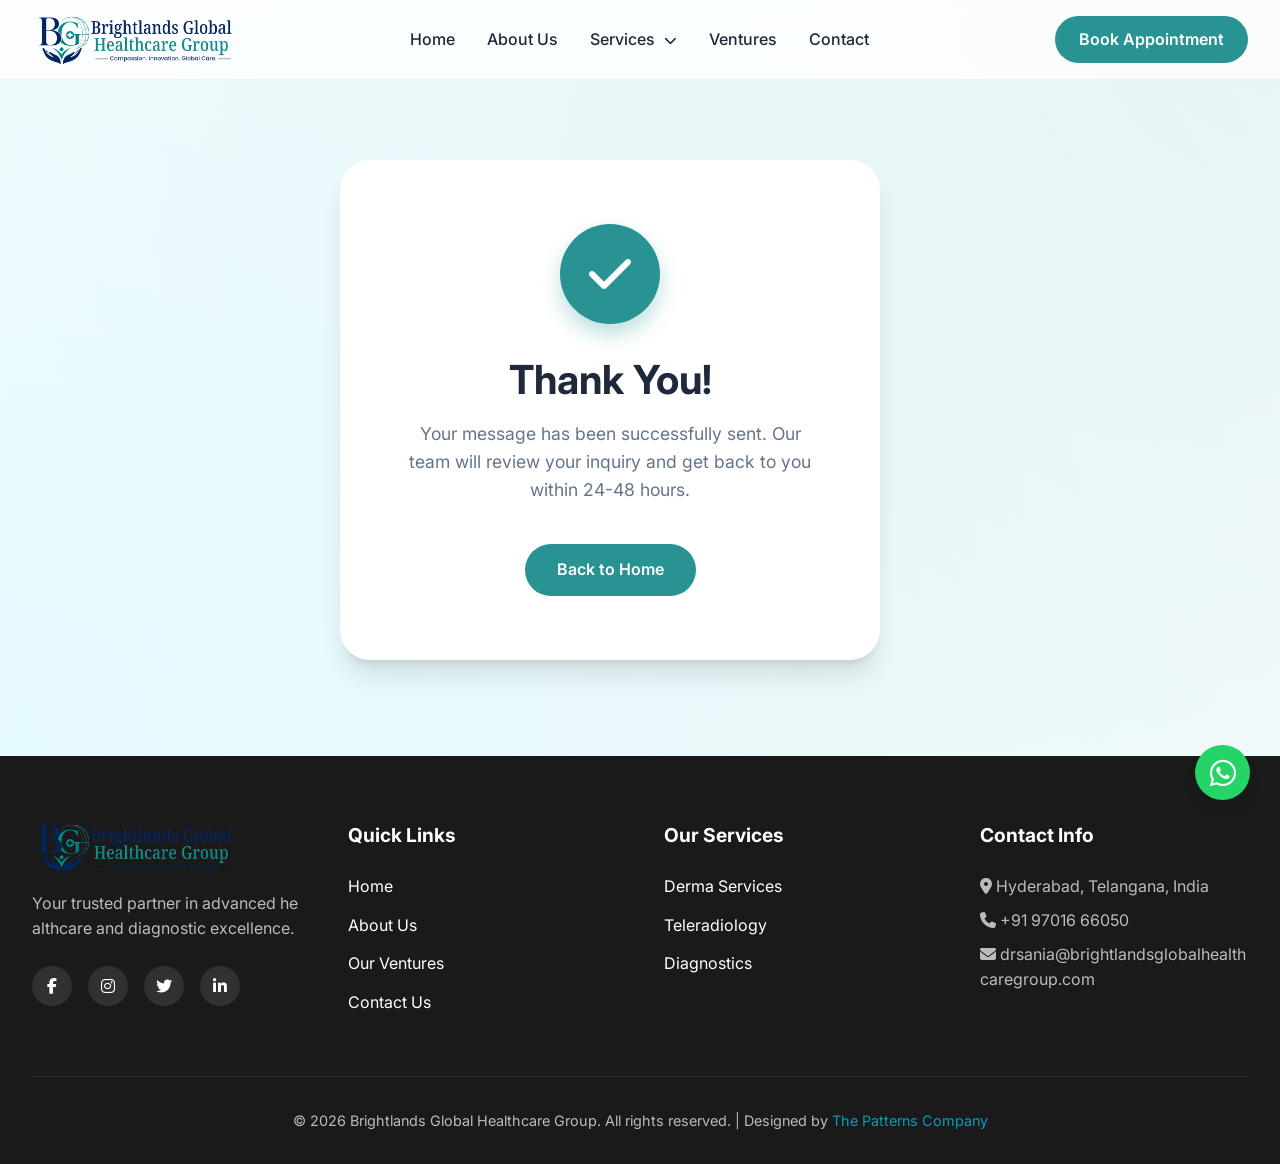
<file: thank-you.html>
<!DOCTYPE html>
<html lang="en">

<head>
    <meta charset="UTF-8">
    <meta name="viewport" content="width=device-width, initial-scale=1.0">
    <title>Thank You | Brightlands Hospitals</title>
    <meta name="description"
        content="Thank you for reaching out to Brightlands Hospitals. We have received your message.">
    <link rel="stylesheet" href="assets/css/style.css">
    <link rel="stylesheet" href="https://cdnjs.cloudflare.com/ajax/libs/font-awesome/6.4.0/css/all.min.css">
    <link rel="shortcut icon" href="assets/images/favicon.png" type="image/x-icon">
</head>

<body>

    <!-- Header -->
    <header id="header">
        <div class="container nav-container">
            <a href="index.html" class="logo"><img src="assets/images/Brightlands-logo.png"
                    alt="Brightlands Hospitals"></a>
            <nav>
                <ul class="nav-links" id="nav-links">
                    <li><a href="index.html">Home</a></li>
                    <li><a href="about-us.html">About Us</a></li>
                    <li class="dropdown">
                        <a href="ventures.html">Services <i class="fas fa-chevron-down"></i></a>
                        <ul class="dropdown-menu">
                            <li><a href="https://brightlandsderma.com/" target="_blank">Brightlands Derma</a></li>
                            <li><a href="https://uniradteleradiology.com/" target="_blank">Unirad Teleradiology</a></li>
                            <li><a href="https://brightlandsdiagnostics.com" target="_blank">Brightlands Diagnostics</a>
                            </li>
                        </ul>
                    </li>
                    <li><a href="ventures.html">Ventures</a></li>
                    <li><a href="contact.html">Contact</a></li>
                    <li class="mobile-only"><a href="appointment.html">Book Appointment</a></li>
                </ul>
            </nav>
            <a href="appointment.html" class="nav-btn">Book Appointment</a>
            <div class="mobile-menu-btn" id="mobile-menu-btn">
                <i class="fas fa-bars"></i>
            </div>
        </div>
    </header>

    <div class="nav-overlay" id="nav-overlay"></div>

    <!-- Thank You Content -->
    <section class="thank-you-section">
        <div class="container">
            <div class="thank-you-card">
                <div class="thank-you-icon">
                    <i class="fas fa-check"></i>
                </div>
                <h1>Thank You!</h1>
                <p>Your message has been successfully sent. Our team will review your inquiry and get back to you within
                    24-48 hours.</p>
                <a href="index.html" class="btn btn-primary">Back to Home</a>
            </div>
        </div>
    </section>

    <!-- Footer -->
    <footer>
        <div class="container">
            <div class="footer-grid">
                <div class="footer-col">
                    <a href="index.html" class="logo"><img src="assets/images/Brightlands-logo.png"
                            alt="Brightlands Hospitals"></a>
                    <p style="margin-top: 1rem; opacity: 0.7;">Your trusted partner in advanced healthcare and
                        diagnostic excellence.</p>
                    <div class="social-links">
                        <a href="#"><i class="fab fa-facebook-f"></i></a>
                        <a href="#"><i class="fab fa-instagram"></i></a>
                        <a href="#"><i class="fab fa-twitter"></i></a>
                        <a href="#"><i class="fab fa-linkedin-in"></i></a>
                    </div>
                </div>
                <div class="footer-col">
                    <h4>Quick Links</h4>
                    <ul class="footer-links">
                        <li><a href="index.html">Home</a></li>
                        <li><a href="about-us.html">About Us</a></li>
                        <li><a href="ventures.html">Our Ventures</a></li>
                        <li><a href="contact.html">Contact Us</a></li>
                    </ul>
                </div>
                <div class="footer-col">
                    <h4>Our Services</h4>
                    <ul class="footer-links">
                        <li><a href="https://brightlandsderma.com/">Derma Services</a></li>
                        <li><a href="https://uniradteleradiology.com/">Teleradiology</a></li>
                        <li><a href="contact.html">Diagnostics</a></li>
                    </ul>
                </div>
                <div class="footer-col">
                    <h4>Contact Info</h4>
                    <p style="opacity: 0.7;"><i class="fas fa-location-dot"></i> Hyderabad, Telangana, India</p>
                    <p style="opacity: 0.7; margin: 0.5rem 0;"><i class="fas fa-phone"></i> +91 97016 66050</p>
                    <p style="opacity: 0.7;"><i class="fas fa-envelope"></i>
                        drsania@brightlandsglobalhealthcaregroup.com</p>
                </div>
            </div>
            <div class="copyright text-center">
                <p>&copy; 2026 Brightlands Global Healthcare Group. All rights reserved. | Designed by <a
                        href="https://thepatternscompany.com/" target="_blank"
                        style="color: var(--secondary-color); text-decoration: none;">The Patterns Company</a></p>
            </div>
        </div>
    </footer>

    <a href="https://wa.me/917878785823" class="whatsapp-float" target="_blank">
        <i class="fab fa-whatsapp"></i>
    </a>

    <div class="back-to-top" id="backToTop">
        <i class="fas fa-chevron-up"></i>
    </div>

    <script src="assets/js/main.js"></script>
</body>

</html>
</file>
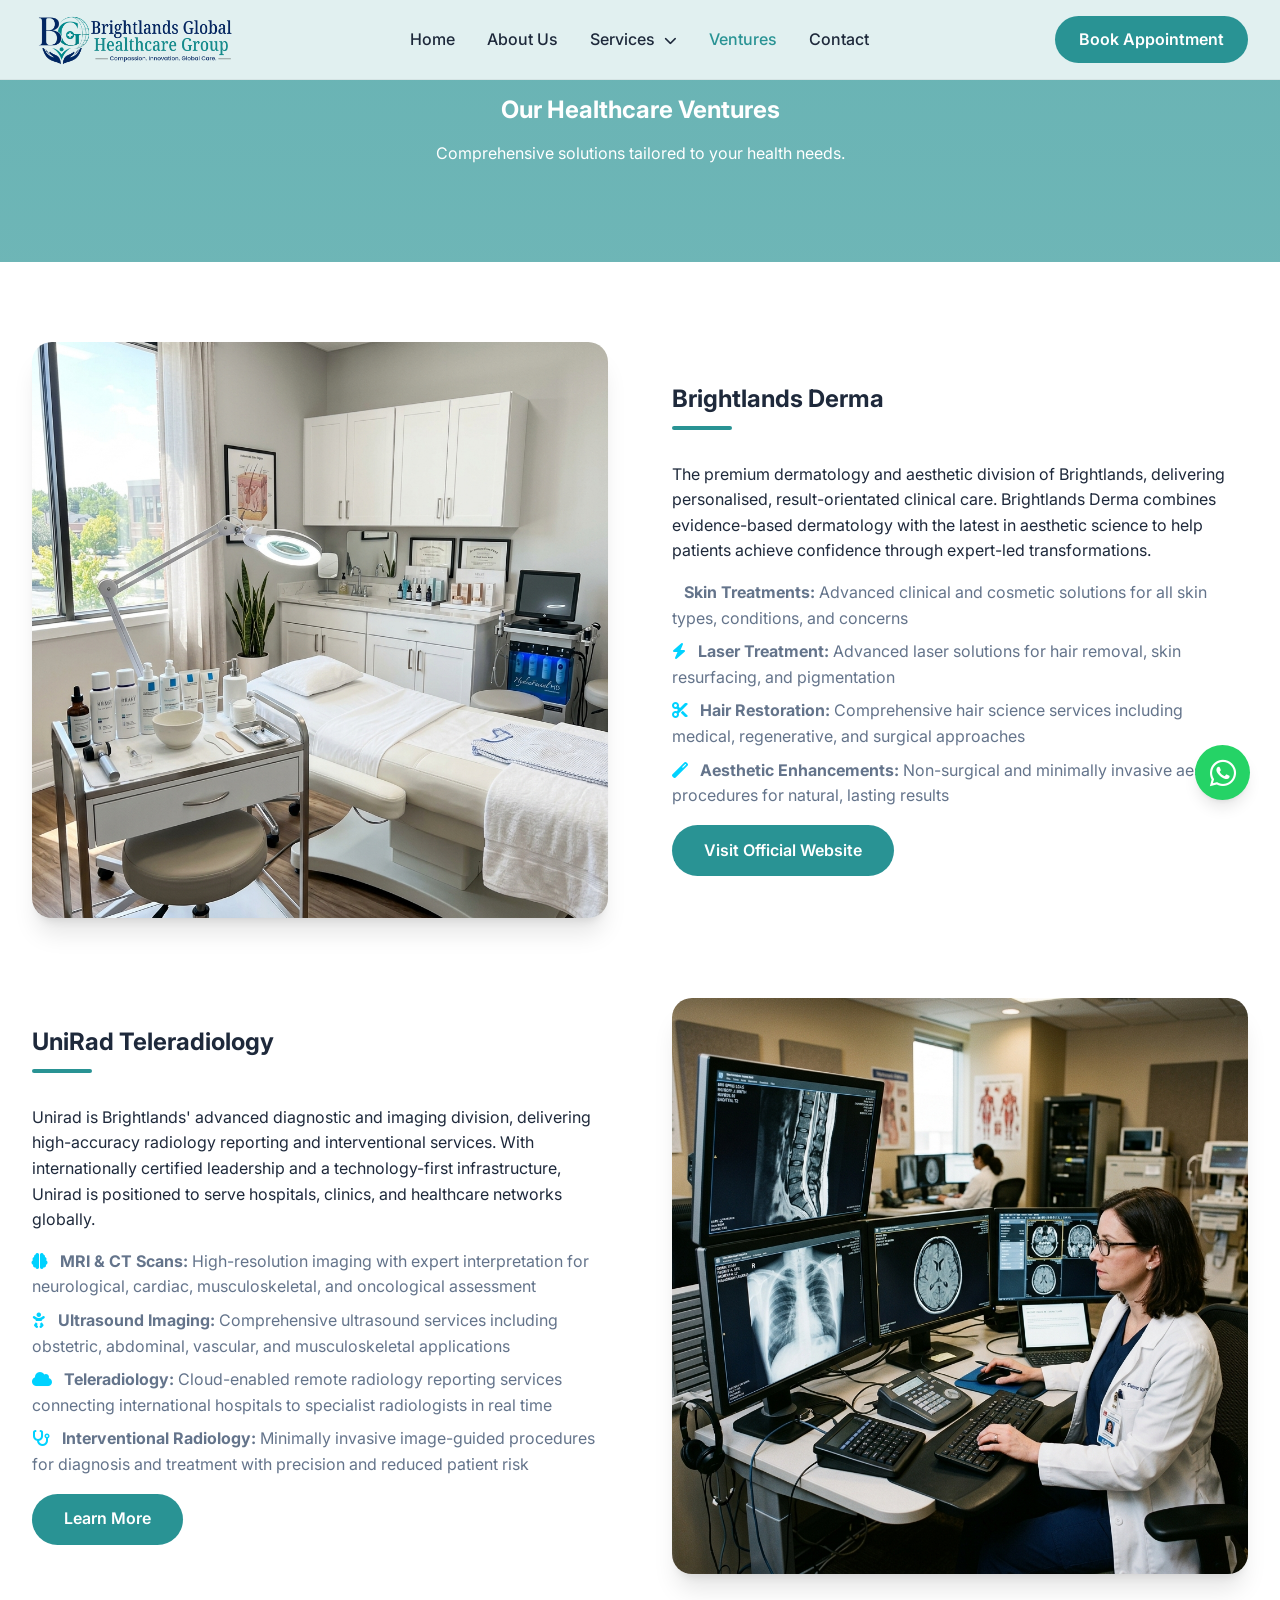
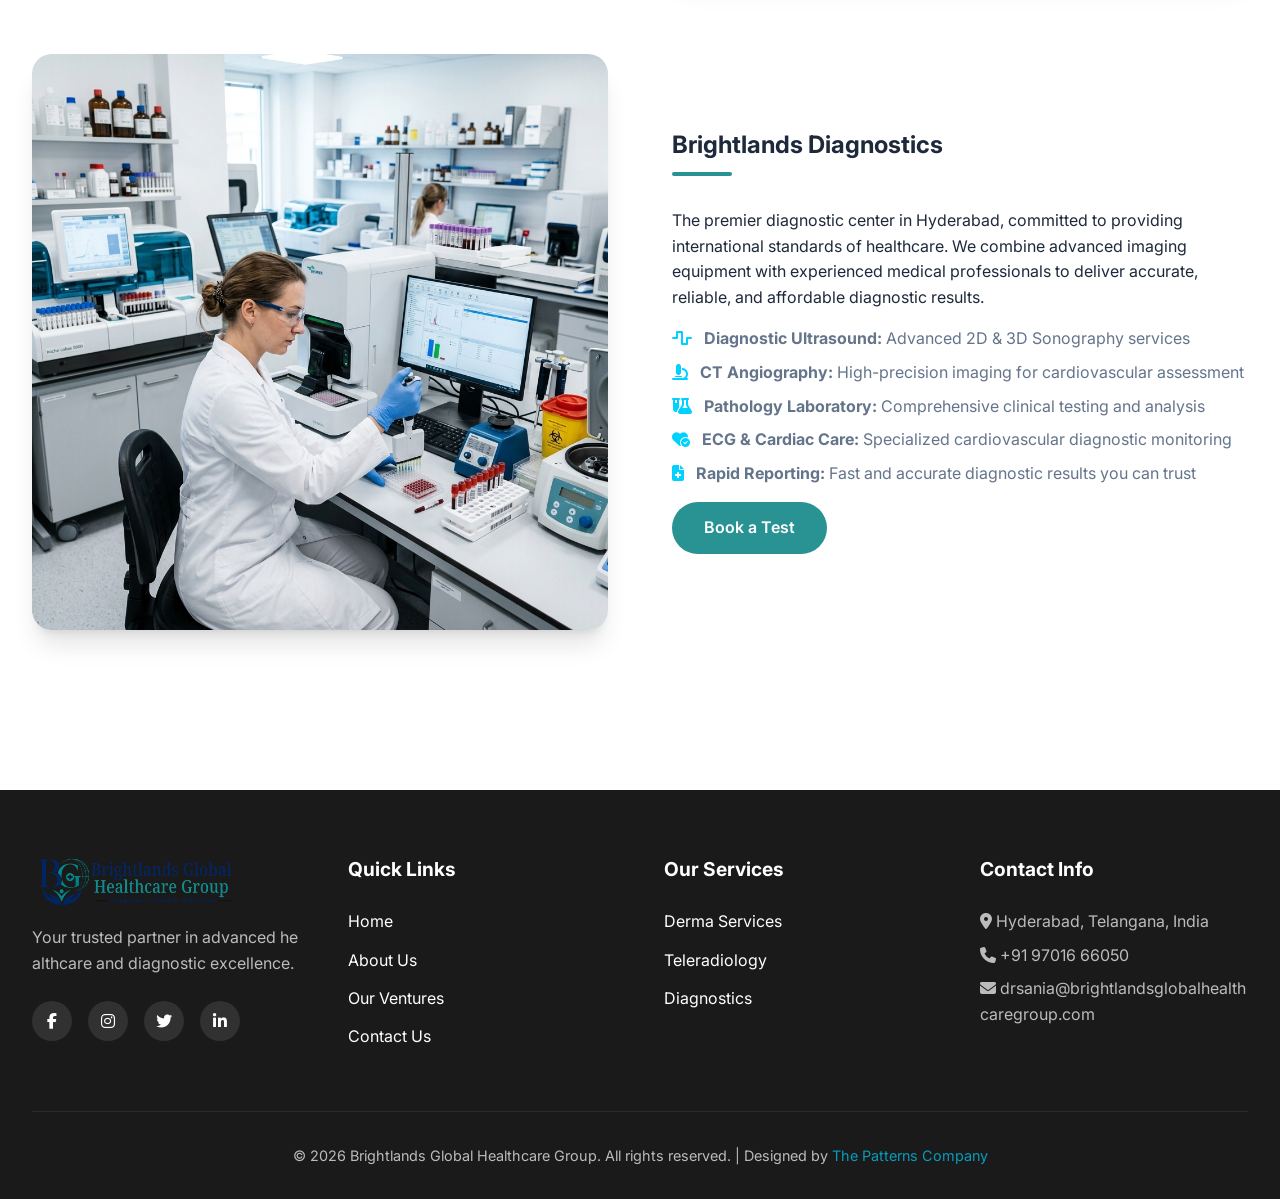
<file: ventures.html>
<!DOCTYPE html>
<html lang="en">

<head>
    <meta charset="UTF-8">
    <meta name="viewport" content="width=device-width, initial-scale=1.0">
    <title>Our Ventures | Specialized Healthcare Solutions</title>
    <link rel="stylesheet" href="assets/css/style.css">
    <link rel="stylesheet" href="https://cdnjs.cloudflare.com/ajax/libs/font-awesome/6.4.0/css/all.min.css">
    <link rel="shortcut icon" href="assets/images/favicon.png" type="image/x-icon">
</head>

<body>

    <!-- Header -->
    <header id="header">
        <div class="container nav-container">
            <a href="index.html" class="logo"><img src="assets/images/Brightlands-logo.png"
                    alt="Brightlands Hospitals"></a>
            <nav>
                <ul class="nav-links" id="nav-links">
                    <li><a href="index.html">Home</a></li>
                    <li><a href="about-us.html">About Us</a></li>
                    <li class="dropdown">
                        <a href="ventures.html">Services <i class="fas fa-chevron-down"></i></a>
                        <ul class="dropdown-menu">
                            <li><a href="https://brightlandsderma.com/" target="_blank">Brightlands Derma</a></li>
                            <li><a href="https://uniradteleradiology.com/" target="_blank">Unirad Teleradiology</a></li>
                            <li><a href="https://brightlandsdiagnostics.com" target="_blank">Brightlands Diagnostics</a>
                            </li>
                        </ul>
                    </li>
                    <li><a href="ventures.html" class="active">Ventures</a></li>
                    <li><a href="contact.html">Contact</a></li>
                    <li class="mobile-only"><a href="appointment.html">Book Appointment</a></li>
                </ul>
            </nav>
            <a href="appointment.html" class="nav-btn">Book Appointment</a>
            <div class="mobile-menu-btn" id="mobile-menu-btn">
                <i class="fas fa-bars"></i>
            </div>
        </div>
    </header>

    <div class="nav-overlay" id="nav-overlay"></div>

    <!-- Platform Hero -->
    <section class="platform-hero">
        <div class="container text-center">
            <h1>Our Healthcare Ventures</h1>
            <p>Comprehensive solutions tailored to your health needs.</p>
        </div>
    </section>

    <!-- Platform Details -->
    <section class="section-padding">
        <div class="container">

            <!-- Platform 1 -->
            <div class="platform-section">
                <div class="platform-img">
                    <img src="assets/images/derma.png" alt="Dermatology">
                </div>
                <div class="platform-text">
                    <h2>Brightlands Derma</h2>
                    <p>The premium dermatology and aesthetic division of Brightlands, delivering personalised,
                        result-orientated clinical care. Brightlands Derma combines evidence-based dermatology with the
                        latest in aesthetic science to help patients achieve confidence through expert-led
                        transformations.</p>
                    <ul style="margin: 1rem 0; list-style: none; padding-left: 0; color: var(--text-light);">
                        <li style="margin-bottom: 0.5rem;"><i class="fas fa-sparkles"
                                style="color: var(--secondary-color); margin-right: 8px;"></i> <strong>Skin
                                Treatments:</strong> Advanced clinical and cosmetic solutions for all skin types,
                            conditions, and concerns</li>
                        <li style="margin-bottom: 0.5rem;"><i class="fas fa-bolt"
                                style="color: var(--secondary-color); margin-right: 8px;"></i> <strong>Laser
                                Treatment:</strong> Advanced laser solutions for hair removal, skin resurfacing, and pigmentation</li>
                        <li style="margin-bottom: 0.5rem;"><i class="fas fa-cut"
                                style="color: var(--secondary-color); margin-right: 8px;"></i> <strong>Hair
                                Restoration:</strong> Comprehensive hair science services including medical,
                            regenerative, and surgical approaches</li>
                        <li><i class="fas fa-magic" style="color: var(--secondary-color); margin-right: 8px;"></i>
                            <strong>Aesthetic Enhancements:</strong> Non-surgical and minimally invasive aesthetic
                            procedures for natural, lasting results
                        </li>
                    </ul>
                    <a href="https://brightlandsderma.com/" target="_blank" class="btn btn-primary">Visit Official
                        Website</a>
                </div>
            </div>

            <!-- Platform 2 -->
            <div class="platform-section">
                <div class="platform-img">
                    <img src="assets/images/radiology.png" alt="Radiology">
                </div>
                <div class="platform-text">
                    <h2>UniRad Teleradiology</h2>
                    <p>Unirad is Brightlands' advanced diagnostic and imaging division, delivering high-accuracy
                        radiology reporting and interventional services. With internationally certified leadership and a
                        technology-first infrastructure, Unirad is positioned to serve hospitals, clinics, and
                        healthcare networks globally.</p>
                    <ul style="margin: 1rem 0; list-style: none; padding-left: 0; color: var(--text-light);">
                        <li style="margin-bottom: 0.5rem;"><i class="fas fa-brain"
                                style="color: var(--secondary-color); margin-right: 8px;"></i> <strong>MRI & CT
                                Scans:</strong> High-resolution imaging with expert interpretation for neurological,
                            cardiac, musculoskeletal, and oncological assessment</li>
                        <li style="margin-bottom: 0.5rem;"><i class="fas fa-baby"
                                style="color: var(--secondary-color); margin-right: 8px;"></i> <strong>Ultrasound
                                Imaging:</strong> Comprehensive ultrasound services including obstetric, abdominal,
                            vascular, and musculoskeletal applications</li>
                        <li style="margin-bottom: 0.5rem;"><i class="fas fa-cloud"
                                style="color: var(--secondary-color); margin-right: 8px;"></i>
                            <strong>Teleradiology:</strong> Cloud-enabled remote radiology reporting services connecting
                            international hospitals to specialist radiologists in real time
                        </li>
                        <li><i class="fas fa-stethoscope" style="color: var(--secondary-color); margin-right: 8px;"></i>
                            <strong>Interventional Radiology:</strong> Minimally invasive image-guided procedures for
                            diagnosis and treatment with precision and reduced patient risk
                        </li>
                    </ul>
                    <a href="https://uniradteleradiology.com/" target="_blank" class="btn btn-primary">Learn More</a>
                </div>
            </div>

            <!-- Platform 3 -->
            <div class="platform-section">
                <div class="platform-img">
                    <img src="assets/images/diagnostics.png" alt="Diagnostics">
                </div>
                <div class="platform-text">
                    <h2>Brightlands Diagnostics</h2>
                    <p>The premier diagnostic center in Hyderabad, committed to providing international standards of
                        healthcare. We combine advanced imaging equipment with experienced medical professionals to
                        deliver accurate, reliable, and affordable diagnostic results.</p>
                    <ul style="margin: 1rem 0; list-style: none; padding-left: 0; color: var(--text-light);">
                        <li style="margin-bottom: 0.5rem;"><i class="fas fa-wave-square"
                                style="color: var(--secondary-color); margin-right: 8px;"></i> <strong>Diagnostic
                                Ultrasound:</strong> Advanced 2D & 3D Sonography services</li>
                        <li style="margin-bottom: 0.5rem;"><i class="fas fa-microscope"
                                style="color: var(--secondary-color); margin-right: 8px;"></i> <strong>CT
                                Angiography:</strong> High-precision imaging for cardiovascular assessment</li>
                        <li style="margin-bottom: 0.5rem;"><i class="fas fa-flask-vial"
                                style="color: var(--secondary-color); margin-right: 8px;"></i> <strong>Pathology
                                Laboratory:</strong> Comprehensive clinical testing and analysis</li>
                        <li style="margin-bottom: 0.5rem;"><i class="fas fa-heart-circle-check"
                                style="color: var(--secondary-color); margin-right: 8px;"></i> <strong>ECG & Cardiac
                                Care:</strong> Specialized cardiovascular diagnostic monitoring</li>
                        <li><i class="fas fa-file-medical"
                                style="color: var(--secondary-color); margin-right: 8px;"></i> <strong>Rapid
                                Reporting:</strong> Fast and accurate diagnostic results you can trust</li>
                    </ul>
                    <a href="https://brightlandsdiagnostics.com" target="_blank" class="btn btn-primary">Book a Test</a>
                </div>
            </div>

        </div>
    </section>

    <!-- Footer -->
    <footer>
        <div class="container">
            <div class="footer-grid">
                <div class="footer-col">
                    <a href="index.html" class="logo"><img src="assets/images/Brightlands-logo.png"
                            alt="Brightlands Hospitals"></a>
                    <p style="margin-top: 1rem; opacity: 0.7;">Your trusted partner in advanced healthcare and
                        diagnostic excellence.</p>
                    <div class="social-links">
                        <a href="#"><i class="fab fa-facebook-f"></i></a>
                        <a href="#"><i class="fab fa-instagram"></i></a>
                        <a href="#"><i class="fab fa-twitter"></i></a>
                        <a href="#"><i class="fab fa-linkedin-in"></i></a>
                    </div>
                </div>
                <div class="footer-col">
                    <h4>Quick Links</h4>
                    <ul class="footer-links">
                        <li><a href="index.html">Home</a></li>
                        <li><a href="about-us.html">About Us</a></li>
                        <li><a href="ventures.html">Our Ventures</a></li>
                        <li><a href="contact.html">Contact Us</a></li>
                    </ul>
                </div>
                <div class="footer-col">
                    <h4>Our Services</h4>
                    <ul class="footer-links">
                        <li><a href="https://brightlandsderma.com/">Derma Services</a></li>
                        <li><a href="https://uniradteleradiology.com/">Teleradiology</a></li>
                        <li><a href="https://brightlandsdiagnostics.com/">Diagnostics</a></li>
                    </ul>
                </div>
                <div class="footer-col">
                    <h4>Contact Info</h4>
                    <p style="opacity: 0.7;"><i class="fas fa-location-dot"></i> Hyderabad, Telangana, India</p>
                    <p style="opacity: 0.7; margin: 0.5rem 0;"><i class="fas fa-phone"></i> +91 97016 66050</p>
                    <p style="opacity: 0.7;"><i class="fas fa-envelope"></i>
                        drsania@brightlandsglobalhealthcaregroup.com</p>
                </div>
            </div>
            <div class="copyright text-center">
                <p>&copy; 2026 Brightlands Global Healthcare Group. All rights reserved. | Designed by <a
                        href="https://thepatternscompany.com/" target="_blank"
                        style="color: var(--secondary-color); text-decoration: none;">The Patterns Company</a></p>
            </div>
        </div>
    </footer>

    <a href="https://wa.me/917878785823" class="whatsapp-float" target="_blank">
        <i class="fab fa-whatsapp"></i>
    </a>

    <div class="back-to-top" id="backToTop">
        <i class="fas fa-chevron-up"></i>
    </div>

    <script src="assets/js/main.js"></script>
</body>

</html>
</file>
<file: assets/css/style.css>
@import url('https://fonts.googleapis.com/css2?family=Inter:wght@300;400;500;600;700&display=swap');

:root {
    --primary-color: #299394;
    --primary-dark: #0052cc;
    --secondary-color: #00d2ff;
    --accent-color: #f0f7ff;
    --text-color: #1e293b;
    --text-light: #64748b;
    --white: #ffffff;
    --shadow-sm: 0 4px 6px -1px rgb(0 0 0 / 0.1), 0 2px 4px -2px rgb(0 0 0 / 0.1);
    --shadow-md: 0 10px 15px -3px rgb(0 0 0 / 0.1), 0 4px 6px -4px rgb(0 0 0 / 0.1);
    --shadow-lg: 0 20px 25px -5px rgb(0 0 0 / 0.1), 0 8px 10px -6px rgb(0 0 0 / 0.1);
    --transition: all 0.4s cubic-bezier(0.4, 0, 0.2, 1);
    --max-width: 1280px;
    --header-height: 80px;
    --mobile-header-height: 70px;
    --border-radius: 20px;
    --container-padding: 2rem;
    --mobile-container-padding: 1.2rem;
}

* {
    margin: 0;
    padding: 0;
    box-sizing: border-box;
}

html {
    scroll-behavior: smooth;
}

html,
body {
    overflow-x: hidden;
    width: 100%;
    position: relative;
}

body {
    font-family: 'Inter', sans-serif;
    line-height: 1.6;
    color: var(--text-color);
    background-color: var(--white);
}

a {
    text-decoration: none;
    color: inherit;
    transition: var(--transition);
}

ul {
    list-style: none;
}

img,
video {
    max-width: 100%;
    display: block;
}

.container {
    max-width: var(--max-width);
    margin: 0 auto;
    padding: 0 var(--container-padding);
}

@media (max-width: 768px) {
    .container {
        padding: 0 var(--mobile-container-padding);
    }
}

.section-padding {
    padding: 5rem 0;
}

h1,
h2,
h3 {
    line-height: 1.2;
    margin-bottom: 1rem;
    font-weight: 700;
}

h2 {
    position: relative;
    padding-bottom: 1rem;
    margin-bottom: 2rem;
}

h2::after {
    content: '';
    position: absolute;
    bottom: 0;
    left: 0;
    width: 60px;
    height: 4px;
    background: var(--primary-color);
    border-radius: 2px;
}

.text-center h2::after,
.form-title h2::after,
.presence-content h2::after,
.section-title h2::after,
h2.section-title::after,
h2.text-center::after {
    left: 50%;
    transform: translateX(-50%);
}

.text-center {
    text-align: center;
}

/* Buttons */
.btn {
    display: inline-block;
    padding: 0.8rem 2rem;
    border-radius: 50px;
    font-weight: 600;
    cursor: pointer;
    transition: var(--transition);
    border: none;
    font-size: 1rem;
}

.btn-primary {
    background-color: var(--primary-color);
    color: var(--white);
}

.btn-primary:hover {
    background-color: var(--primary-dark);
    transform: translateY(-2px);
    box-shadow: var(--shadow-md);
}

.btn-outline {
    background-color: transparent;
    border: 2px solid var(--primary-color);
    color: var(--primary-color);
}

.btn-outline:hover {
    background-color: var(--primary-color);
    color: var(--white);
}

.btn-whatsapp {
    background-color: #25d366;
    color: var(--white);
}

.btn-whatsapp:hover {
    background-color: #128c7e;
}

/* Header */
header {
    height: var(--header-height);
    background-color: rgba(255, 255, 255, 0.8);
    backdrop-filter: blur(10px);
    position: absolute;
    top: 0;
    width: 100%;
    z-index: 1100;
    display: flex;
    align-items: center;
    border-bottom: 1px solid rgba(0, 0, 0, 0.05);
    transition: var(--transition);
}

header.scrolled {
    position: fixed;
    height: 80px;
    background-color: rgba(255, 255, 255, 0.95);
    box-shadow: var(--shadow-md);
    animation: slideDown 0.4s ease-out;
}

@keyframes slideDown {
    from {
        transform: translateY(-100%);
    }

    to {
        transform: translateY(0);
    }
}

.nav-container {
    display: flex;
    justify-content: space-between;
    align-items: center;
    width: 100%;
}

.logo {
    display: flex;
    align-items: center;
}

.logo img {
    height: 55px;
    /* Better fit for 80px desktop header */
    width: auto;
    display: block;
    transition: var(--transition);
}

@media (max-width: 768px) {
    .logo img {
        height: 40px;
        /* Better fit for 70px mobile header */
    }
}

.logo span {
    color: var(--secondary-color);
    margin-left: 2px;
}

.logo:hover {
    transform: scale(1.02);
}

.nav-links {
    display: flex;
    gap: 2rem;
}

.nav-links a {
    font-weight: 500;
    color: var(--text-color);
}

.nav-links a:hover,
.nav-links a.active {
    color: var(--primary-color);
}

.mobile-only {
    display: none;
}

.mobile-menu-btn {
    display: none;
    font-size: 1.5rem;
    cursor: pointer;
    z-index: 1200;
    position: relative;
    color: var(--text-color);
}

/* Mobile Menu Overlay */
.nav-overlay {
    position: fixed;
    top: 0;
    left: 0;
    width: 100%;
    height: 100%;
    background: rgba(0, 0, 0, 0.5);
    backdrop-filter: blur(4px);
    z-index: 1000;
    opacity: 0;
    visibility: hidden;
    transition: var(--transition);
}

.nav-overlay.active {
    opacity: 1;
    visibility: visible;
}

/* Hero Section */
.hero {
    min-height: 85vh;
    padding-top: var(--header-height);
    background: radial-gradient(circle at top right, rgba(0, 102, 255, 0.05), transparent),
        radial-gradient(circle at bottom left, rgba(0, 210, 255, 0.05), transparent);
    display: flex;
    align-items: center;
    position: relative;
    overflow: hidden;
}

.hero::before {
    content: '';
    position: absolute;
    top: -10%;
    right: -10%;
    width: 40%;
    height: 60%;
    background: var(--accent-color);
    border-radius: 50%;
    filter: blur(100px);
    z-index: -1;
    opacity: 0.5;
}

.hero-grid {
    display: grid;
    grid-template-columns: 1.2fr 1fr;
    gap: 4rem;
    align-items: center;
}

.hero-content {
    animation: fadeInLeft 1s ease;
    text-align: left;
    margin: 0;
}

.hero h1 {
    font-size: 4rem;
    line-height: 1.1;
    margin-bottom: 1.5rem;
    background: linear-gradient(135deg, var(--text-color) 0%, var(--primary-color) 100%);
    -webkit-background-clip: text;
    -webkit-text-fill-color: transparent;
    font-weight: 800;
}

.hero p {
    font-size: 1.25rem;
    color: var(--text-light);
    margin-bottom: 3rem;
    max-width: 600px;
}

.hero-btns {
    display: flex;
    gap: 1.5rem;
}

.hero-image-box {
    position: relative;
    animation: fadeInRight 1s ease;
}

.hero-main-img {
    width: 100%;
    height: 500px;
    min-height: 350px;
    object-fit: cover;
    border-radius: 30px;
    box-shadow: var(--shadow-lg);
    z-index: 2;
    position: relative;
}

.nav-links li {
    position: relative;
}

.dropdown>a i {
    font-size: 0.8rem;
    margin-left: 5px;
    transition: transform 0.3s ease;
}

.dropdown:hover>a i {
    transform: rotate(180deg);
}

.dropdown-menu {
    position: absolute;
    top: 100%;
    left: 0;
    background-color: var(--white);
    min-width: 220px;
    box-shadow: var(--shadow-lg);
    border-radius: 12px;
    padding: 1rem 0;
    opacity: 0;
    visibility: hidden;
    transform: translateY(10px);
    transition: var(--transition);
    z-index: 1000;
}

.dropdown:hover .dropdown-menu {
    opacity: 1;
    visibility: visible;
    transform: translateY(0);
}

.dropdown-menu li {
    width: 100%;
}

.dropdown-menu li a {
    padding: 0.8rem 1.5rem;
    display: block;
    color: var(--text-color);
    font-weight: 500;
    transition: var(--transition);
}

.dropdown-menu li a:hover {
    background-color: var(--accent-color);
    color: var(--primary-color);
    padding-left: 1.8rem;
}

/* Mobile Dropdown */
@media (max-width: 768px) {
    .dropdown-menu {
        position: static;
        opacity: 1;
        visibility: visible;
        transform: none;
        box-shadow: none;
        padding: 0 0 0 1.5rem;
        display: none;
        width: 100%;
        min-width: 0;
    }

    .dropdown.active .dropdown-menu {
        display: block;
    }

    .dropdown-menu li a {
        padding: 0.6rem 0;
        border-bottom: none !important;
        font-size: 1.1rem;
    }
}

.hero-floating-card {
    position: absolute;
    bottom: 40px;
    left: -60px;
    background: rgba(255, 255, 255, 0.8);
    backdrop-filter: blur(10px);
    padding: 1.5rem;
    border-radius: 20px;
    box-shadow: var(--shadow-md);
    display: flex;
    align-items: center;
    gap: 1rem;
    z-index: 3;
    border: 1px solid rgba(255, 255, 255, 0.3);
    animation: floating 3s infinite ease-in-out;
}

.floating-icon {
    width: 50px;
    height: 50px;
    background: var(--primary-color);
    color: white;
    border-radius: 12px;
    display: flex;
    align-items: center;
    justify-content: center;
    font-size: 1.5rem;
}

@keyframes floating {

    0%,
    100% {
        transform: translateY(0);
    }

    50% {
        transform: translateY(-15px);
    }
}

@keyframes fadeInLeft {
    from {
        opacity: 0;
        transform: translateX(-50px);
    }

    to {
        opacity: 1;
        transform: translateX(0);
    }
}

@keyframes fadeInRight {
    from {
        opacity: 0;
        transform: translateX(50px);
    }

    to {
        opacity: 1;
        transform: translateX(0);
    }
}

@media (max-width: 992px) {
    .hero-grid {
        grid-template-columns: 1fr;
        text-align: center;
    }

    .hero-content {
        text-align: center;
        display: flex;
        flex-direction: column;
        align-items: center;
    }

    .hero h1 {
        font-size: 3.5rem;
    }

    .hero-image-box {
        position: relative;
    }
}

.about-summary {
    background-color: var(--white);
}

.about-summary-grid {
    display: grid;
    grid-template-columns: 1fr 1fr;
    gap: 4rem;
    align-items: center;
}

.about-image {
    position: relative;
    border-radius: var(--border-radius);
    overflow: hidden;
    box-shadow: var(--shadow-lg);
}

.about-image img {
    width: 100%;
    height: 100%;
    object-fit: cover;
}

.about-badge {
    position: absolute;
    bottom: 20px;
    right: 20px;
    background: var(--primary-color);
    color: white;
    padding: 1rem 2rem;
    border-radius: 15px;
    box-shadow: var(--shadow-md);
    font-weight: 700;
    text-align: center;
}

.about-badge span {
    display: block;
    font-size: 0.8rem;
    font-weight: 400;
    opacity: 0.9;
}

@media (max-width: 992px) {
    .about-summary-grid {
        grid-template-columns: 1fr;
        gap: 3rem;
    }
}

/* Cards Section */
.platforms-grid {
    display: grid;
    grid-template-columns: repeat(auto-fit, minmax(300px, 1fr));
    gap: 2.5rem;
    margin-top: 3rem;
}

.card {
    background: var(--white);
    border-radius: var(--border-radius);
    overflow: hidden;
    box-shadow: var(--shadow-sm);
    transition: var(--transition);
    display: flex;
    flex-direction: column;
    border: 1px solid rgba(0, 0, 0, 0.03);
}

.card:hover {
    transform: translateY(-12px);
    box-shadow: var(--shadow-lg);
}

.card-img {
    height: 200px;
    overflow: hidden;
}

.card-img img {
    width: 100%;
    height: 100%;
    object-fit: cover;
    transition: var(--transition);
}

.card:hover .card-img img {
    transform: scale(1.1);
}

.card-content {
    padding: 2rem;
    flex-grow: 1;
    display: flex;
    flex-direction: column;
}

.card h3 {
    margin-bottom: 1rem;
    color: var(--primary-color);
}

.card p {
    color: var(--text-light);
    margin-bottom: 2rem;
}

.card .btn {
    margin-top: auto;
    width: 100%;
    text-align: center;
}

/* About Section */
.about-section {
    background-color: var(--accent-color);
}

.about-content {
    max-width: 900px;
    margin: 0 auto;
}

/* CTA Section */
.cta-section {
    background-color: var(--primary-color);
    color: var(--white);
    padding: 4rem 0;
}

.cta-flex {
    display: flex;
    flex-direction: column;
    align-items: center;
    gap: 2rem;
}

.cta-btns {
    display: flex;
    gap: 1.5rem;
}

/* Footer */
footer {
    background-color: #1a1a1a;
    color: var(--white);
    padding: 4rem 0 2rem;
}

.footer-grid {
    display: grid;
    grid-template-columns: repeat(auto-fit, minmax(200px, 1fr));
    gap: 3rem;
    margin-bottom: 3rem;
}

.social-links {
    display: flex;
    gap: 1rem;
    margin-top: 1.5rem;
}

.social-links a {
    width: 40px;
    height: 40px;
    background: rgba(255, 255, 255, 0.1);
    border-radius: 50%;
    display: flex;
    align-items: center;
    justify-content: center;
    transition: var(--transition);
    color: white;
}

.social-links a:hover {
    background: var(--primary-color);
    transform: translateY(-5px);
}

.footer-col h4 {
    margin-bottom: 1.5rem;
    font-size: 1.2rem;
}

.footer-links li {
    margin-bottom: 0.8rem;
}

.footer-links a:hover {
    color: var(--secondary-color);
    padding-left: 5px;
}

.footer-col p {
    word-break: break-all;
}

.copyright {
    border-top: 1px solid #333;
    padding-top: 2rem;
    font-size: 0.9rem;
    opacity: 0.7;
}

/* Form Styles */
.contact-container {
    display: grid;
    grid-template-columns: 1fr 1.5fr;
    gap: 4rem;
}

.contact-info {
    padding: 2rem;
    background-color: var(--accent-color);
    border-radius: 15px;
}

.contact-info p {
    word-break: break-all;
}

.contact-info-item {
    display: flex;
    align-items: center;
    gap: 1rem;
    margin-bottom: 1.5rem;
}

.contact-form {
    display: grid;
    gap: 1.5rem;
}

.form-group {
    display: flex;
    flex-direction: column;
    gap: 0.5rem;
}

.form-group label {
    font-weight: 600;
    color: var(--text-color);
    margin-bottom: 0.5rem;
    display: block;
}

.form-group input,
.form-group textarea {
    padding: 1rem 1.5rem;
    border: 2px solid #f1f5f9;
    border-radius: 15px;
    background-color: #f8fafc;
    font-family: inherit;
    font-size: 1rem;
    color: var(--text-color);
    transition: var(--transition);
}

.form-group input:focus,
.form-group textarea:focus {
    outline: none;
    border-color: var(--primary-color);
    background-color: var(--white);
    box-shadow: 0 0 0 4px rgba(41, 147, 148, 0.1);
}

/* Animations */
@keyframes fadeInUp {
    from {
        opacity: 0;
        transform: translateY(30px);
    }

    to {
        opacity: 1;
        transform: translateY(0);
    }
}

/* Stats Section */
.stats-section {
    background-color: var(--white);
    padding: 4rem 0;
}

.stats-grid {
    display: grid;
    grid-template-columns: repeat(auto-fit, minmax(200px, 1fr));
    gap: 2rem;
    text-align: center;
}

.stat-item h3 {
    font-size: 2.5rem;
    color: var(--primary-color);
    margin-bottom: 0.5rem;
}

.stat-item p {
    color: var(--text-light);
    font-weight: 500;
}

/* FAQ Section */
.faq-section {
    background-color: var(--accent-color);
}

.faq-container {
    max-width: 800px;
    margin: 3rem auto 0;
}

.faq-item {
    background: var(--white);
    margin-bottom: 1rem;
    border-radius: 10px;
    box-shadow: var(--shadow-sm);
    overflow: hidden;
}

.faq-question {
    padding: 1.5rem;
    display: flex;
    justify-content: space-between;
    align-items: center;
    cursor: pointer;
    font-weight: 600;
    transition: var(--transition);
}

.faq-question:hover {
    color: var(--primary-color);
}

.faq-answer {
    padding: 0 1.5rem;
    max-height: 0;
    overflow: hidden;
    transition: all 0.4s cubic-bezier(0, 1, 0, 1);
    color: var(--text-light);
}

.faq-item.active .faq-answer {
    max-height: 1000px;
    padding: 0 1.5rem 1.5rem;
    transition: all 0.4s cubic-bezier(1, 0, 1, 0);
}

.faq-question i {
    transition: var(--transition);
}

.faq-item.active .faq-question i {
    transform: rotate(180deg);
}

/* Testimonials */
.testimonials-section {
    background-color: var(--white);
}

.testimonials-grid {
    display: grid;
    grid-template-columns: repeat(auto-fit, minmax(300px, 1fr));
    gap: 2rem;
    margin-top: 3rem;
}

.testimonial-card {
    background: var(--white);
    padding: 3rem 2rem;
    border-radius: var(--border-radius);
    position: relative;
    box-shadow: var(--shadow-sm);
    border: 1px solid rgba(0, 0, 0, 0.05);
    transition: var(--transition);
}

.testimonial-card:hover {
    transform: translateY(-5px);
    box-shadow: var(--shadow-md);
}

.testimonial-card i {
    font-size: 3rem;
    color: var(--primary-color);
    opacity: 0.1;
    position: absolute;
    top: 1rem;
    right: 2rem;
}

.testimonial-text {
    font-style: normal;
    margin-bottom: 2rem;
    font-size: 1.1rem;
    color: var(--text-color);
    line-height: 1.8;
}

.testimonial-author {
    display: flex;
    align-items: center;
    gap: 1.5rem;
}

.author-avatar {
    width: 60px;
    height: 60px;
    background: linear-gradient(135deg, var(--primary-color), var(--secondary-color));
    border-radius: 50%;
    display: flex;
    align-items: center;
    justify-content: center;
    color: white;
    font-weight: 700;
    font-size: 1.2rem;
}

.author-info h4 {
    margin: 0;
    font-size: 1rem;
}

.author-info p {
    font-size: 0.8rem;
    color: var(--text-light);
    margin: 0;
}

/* Why Choose Us */
.features-grid {
    display: grid;
    grid-template-columns: repeat(auto-fit, minmax(250px, 1fr));
    gap: 2rem;
    margin-top: 3rem;
}

.feature-item {
    padding: 2rem;
    text-align: center;
    background: var(--white);
    border-radius: 15px;
    transition: var(--transition);
}

.feature-item:hover {
    background: var(--accent-color);
}

.feature-icon {
    width: 60px;
    height: 60px;
    background: var(--primary-color);
    color: white;
    border-radius: 50%;
    display: flex;
    align-items: center;
    justify-content: center;
    font-size: 1.5rem;
    margin: 0 auto 1.5rem;
}

/* Process Section */
.process-section {
    background-color: var(--white);
}

.process-grid {
    display: grid;
    grid-template-columns: repeat(auto-fit, minmax(200px, 1fr));
    gap: 2rem;
    margin-top: 3rem;
    position: relative;
}

.process-step {
    text-align: center;
    position: relative;
    z-index: 1;
}

.step-number {
    width: 50px;
    height: 50px;
    background: var(--primary-color);
    color: white;
    border-radius: 50%;
    display: flex;
    align-items: center;
    justify-content: center;
    font-weight: 700;
    font-size: 1.2rem;
    margin: 0 auto 1.5rem;
}

.process-step h4 {
    margin-bottom: 1rem;
}

/* Back to Top */
.back-to-top {
    position: fixed;
    bottom: 30px;
    right: 30px;
    width: 50px;
    height: 50px;
    background: var(--primary-color);
    color: white;
    border-radius: 50%;
    display: flex;
    align-items: center;
    justify-content: center;
    cursor: pointer;
    box-shadow: var(--shadow-md);
    opacity: 0;
    visibility: hidden;
    transition: var(--transition);
    z-index: 999;
}

.back-to-top.visible {
    opacity: 1;
    visibility: visible;
}

.back-to-top:hover {
    background: var(--primary-dark);
    transform: translateY(-5px);
}

/* Floating WhatsApp */
.whatsapp-float {
    position: fixed;
    bottom: 100px;
    right: 30px;
    width: 55px;
    height: 55px;
    background-color: #25d366;
    color: #FFF;
    border-radius: 50px;
    text-align: center;
    font-size: 30px;
    box-shadow: var(--shadow-md);
    z-index: 100;
    display: flex;
    align-items: center;
    justify-content: center;
    transition: var(--transition);
}

.whatsapp-float:hover {
    background-color: #128c7e;
    transform: scale(1.1);
    color: white;
}

@keyframes whatsapp-bounce {

    0%,
    100% {
        transform: translateY(0);
    }

    50% {
        transform: translateY(-10px);
    }
}

.whatsapp-float {
    animation: whatsapp-bounce 3s infinite ease-in-out;
}

/* Responsive */
@media (max-width: 992px) {
    .hero h1 {
        font-size: 3rem;
    }

    .contact-container {
        grid-template-columns: 1fr;
    }
}

@media (max-width: 768px) {
    header {
        height: var(--mobile-header-height);
    }

    .logo {
        font-size: 1.3rem;
    }

    .mobile-only {
        display: block;
    }

    .nav-links {
        display: flex;
        position: fixed;
        top: 0;
        right: -100%;
        /* Start off-screen to the right */
        width: 80%;
        max-width: 320px;
        height: 100vh;
        background-color: var(--white);
        flex-direction: column;
        padding: 6rem 2rem 2rem;
        box-shadow: -15px 0 30px rgba(0, 0, 0, 0.2);
        text-align: left;
        gap: 2rem;
        z-index: 1100;
        transition: transform 0.5s cubic-bezier(0.77, 0.2, 0.05, 1.0), right 0.5s ease;
    }

    .nav-links.active {
        right: 0;
    }

    .nav-links li a {
        font-size: 1.2rem;
        display: block;
        width: 100%;
        padding-bottom: 0.5rem;
        border-bottom: 1px solid #f1f5f9;
    }

    /* Hide the navbar appointment button on mobile to avoid overlap */
    header .nav-btn {
        display: none;
    }

    .mobile-menu-btn {
        display: block;
    }

    .hero h1 {
        font-size: 2.5rem;
    }

    .hero p {
        font-size: 1.1rem;
    }

    .hero-grid {
        grid-template-columns: 1fr;
        gap: 2rem;
        text-align: center;
    }

    .hero-content {
        text-align: center;
    }

    .hero {
        position: relative;
        overflow: hidden;
    }

    .hero-image-box {
        position: absolute;
        top: 0;
        left: 0;
        width: 100%;
        height: 100%;
        z-index: 0;
        opacity: 0.2;
        /* Subtle background play */
        pointer-events: none;
    }

    .hero-main-img {
        width: 100%;
        height: 100%;
        object-fit: cover;
        border-radius: 0;
        box-shadow: none;
        min-height: 100%;
    }

    .hero-content {
        position: relative;
        z-index: 2;
        width: 100%;
    }

    .hero-floating-card {
        display: none;
    }

    .hero-btns {
        flex-direction: column;
        gap: 1rem;
        width: 100%;
    }

    .hero-btns .btn {
        width: 100%;
        text-align: center;
    }

    /* Testimonials Mobile Slider */
    .reviews-section-v2 {
        overflow: hidden;
        /* Prevent horizontal scroll from negative margins */
    }

    .testimonials-grid {
        display: flex;
        overflow-x: auto;
        scroll-snap-type: x mandatory;
        gap: 1.5rem;
        padding: 1rem 1.5rem 2.5rem;
        margin-left: -1.2rem;
        margin-right: -1.2rem;
        scrollbar-width: none;
        -ms-overflow-style: none;
    }

    .testimonials-grid::-webkit-scrollbar {
        display: none;
    }

    .testimonial-card {
        flex: 0 0 85%;
        scroll-snap-align: center;
        height: auto;
    }

    /* Footer Mobile Adjustment */
    .footer-grid {
        grid-template-columns: 1fr 1fr !important;
        gap: 2rem 1.5rem;
    }

    .footer-col:first-child,
    .footer-col:last-child {
        grid-column: span 2;
    }
}

/* Appointment Page Styles */
.appointment-hero {
    background: linear-gradient(rgb(41 147 148 / 70%), rgb(41 147 148 / 68%));
    padding: 6rem 0 4rem;
    color: white;
    text-align: center;
}

.appointment-container {
    max-width: 900px;
    margin: -3rem auto 5rem;
    background: var(--white);
    padding: 4rem;
    border-radius: var(--border-radius);
    box-shadow: var(--shadow-lg);
    border: 1px solid rgba(0, 0, 0, 0.05);
    position: relative;
    z-index: 10;
}

.appointment-form-grid {
    display: grid;
    grid-template-columns: 1fr 1fr;
    gap: 2rem;
}

.full-width {
    grid-column: span 2;
}

.appointment-form select,
.appointment-form input,
.appointment-form textarea {
    width: 100%;
    padding: 1rem 1.5rem;
    border: 2px solid #f1f5f9;
    border-radius: 15px;
    background-color: #f8fafc;
    font-family: inherit;
    font-size: 1rem;
    color: var(--text-color);
    transition: var(--transition);
}

.appointment-form select:focus,
.appointment-form input:focus,
.appointment-form textarea:focus {
    outline: none;
    border-color: var(--primary-color);
    background-color: var(--white);
    box-shadow: 0 0 0 4px rgba(41, 147, 148, 0.1);
}

.form-label {
    display: block;
    margin-bottom: 0.8rem;
    font-weight: 600;
    color: var(--text-color);
    font-size: 0.9rem;
    text-transform: uppercase;
    letter-spacing: 1px;
}

.nav-btn {
    padding: 0.7rem 1.5rem;
    background: var(--primary-color);
    color: white;
    border-radius: 50px;
    font-weight: 600;
    margin-left: 1rem;
    transition: var(--transition);
}

.nav-btn:hover {
    background: var(--primary-dark);
    transform: translateY(-2px);
    box-shadow: var(--shadow-md);
}

@media (max-width: 768px) {
    .appointment-form-grid {
        grid-template-columns: 1fr;
    }

    .full-width {
        grid-column: span 1;
    }

    .appointment-container {
        padding: 2rem;
        margin-top: 2rem;
    }

    .nav-btn {
        margin: 1rem 0;
        display: block;
        text-align: center;
    }
}

/* Platforms Title */
.platforms-main-title {
    padding: 6rem 0 0;
    font-size: 3.5rem;
    margin-bottom: 0;
    background-color: var(--white);
    background: linear-gradient(135deg, var(--text-color) 0%, var(--primary-color) 100%);
    -webkit-background-clip: text;
    -webkit-text-fill-color: transparent;
    font-weight: 800;
    letter-spacing: -1px;
    margin-bottom: 1rem;
}

@media (max-width: 992px) {
    .platforms-main-title {
        font-size: 2.8rem;
        padding: 5rem 1.5rem 2.5rem;
    }
}

@media (max-width: 480px) {
    .platforms-main-title {
        font-size: 2.2rem;
        padding: 4rem 1.2rem 2rem;
        letter-spacing: 0;
    }
}

/* Service Blocks */
.service-block {
    display: flex;
    min-height: 700px;
    align-items: stretch;
}

.services-container .service-block:nth-child(even) {
    flex-direction: row-reverse;
}

.service-content {
    flex: 1;
    padding: 6rem;
    display: flex;
    flex-direction: column;
    justify-content: center;
}

.service-image-box {
    flex: 1;
    overflow: hidden;
}

.service-image-box img {
    width: 100%;
    height: 100%;
    object-fit: cover;
    transition: transform 0.8s cubic-bezier(0.4, 0, 0.2, 1);
}

.service-block:hover .service-image-box img {
    transform: scale(1.08);
}

.service-content h2 {
    font-size: 3.8rem;
    margin-bottom: 0.5rem;
    font-weight: 800;
}

.service-content h3 {
    font-size: 1.6rem;
    font-weight: 600;
    margin-bottom: 2.5rem;
    font-style: italic;
    opacity: 0.95;
}

.service-content p {
    font-size: 1.25rem;
    line-height: 1.8;
    margin-bottom: 3.5rem;
    max-width: 600px;
}

.btn-explore {
    display: inline-block;
    padding: 1.2rem 3.5rem;
    font-size: 1.1rem;
    border-radius: 50px;
    text-transform: uppercase;
    font-weight: 700;
    letter-spacing: 2px;
    transition: var(--transition);
    text-align: center;
    box-shadow: 0 10px 20px rgba(0, 0, 0, 0.1);
}

.btn-explore:hover {
    transform: translateY(-5px);
    box-shadow: 0 15px 30px rgba(0, 0, 0, 0.2);
}

/* Derma Theme */
.derma-theme {
    background-color: #BE2A4B;
    color: #fff;
}

.derma-theme .btn-explore {
    background-color: #000;
    color: #fff;
}

.derma-theme .btn-explore:hover {
    background-color: #333;
    transform: translateY(-3px);
}

/* Radiology Theme */
.radiology-theme {
    background-color: #00ADD9;
    color: #fff;
}

.radiology-theme .btn-explore {
    background-color: #000D44;
    color: #fff;
}

.radiology-theme .btn-explore:hover {
    background-color: #001a8b;
    transform: translateY(-3px);
}

/* Diagnostics Theme */
.diagnostics-theme {
    background-color: #021936;
    color: #fff;
}

.diagnostics-theme .btn-explore {
    background-color: #217B35;
    color: #fff;
}

.diagnostics-theme .btn-explore:hover {
    background-color: #1a632a;
    transform: translateY(-3px);
}

@media (max-width: 1024px) {

    .service-block,
    .services-container .service-block:nth-child(even) {
        flex-direction: column;
    }

    .service-content {
        padding: 4rem 1.5rem;
        text-align: center;
        align-items: center;
    }

    .service-image-box {
        height: 400px;
    }

    .service-content h2 {
        font-size: 2.5rem;
    }

    .service-content h3 {
        font-size: 1.2rem;
    }

    .service-content p {
        font-size: 1.1rem;
        margin-bottom: 2.5rem;
    }
}

@media (max-width: 480px) {
    .service-image-box {
        height: 300px;
    }

    .service-content h2 {
        font-size: 2rem;
    }
}

/* Stats Info Section */
.stats-info-section {
    display: flex;
    min-height: 600px;
}

.stats-info-left {
    flex: 1;
    background: linear-gradient(135deg, var(--primary-color) 0%, var(--primary-dark) 100%);
    color: #fff;
    padding: 6rem;
    display: flex;
    flex-direction: column;
    justify-content: center;
    position: relative;
    overflow: hidden;
}

.stats-info-left::before {
    content: '';
    position: absolute;
    top: 0;
    left: 0;
    width: 100%;
    height: 100%;
    background: url('https://www.transparenttextures.com/patterns/cubes.png');
    opacity: 0.1;
    pointer-events: none;
}

.stats-info-left h2 {
    font-size: 2.8rem;
    margin-bottom: 2rem;
    line-height: 1.2;
    color: #fff;
}

.stats-info-left .content-text {
    font-size: 1.15rem;
    line-height: 1.8;
    opacity: 0.95;
}

.stats-info-left ul {
    margin: 1.5rem 0;
}

.stats-info-left li {
    margin-bottom: 0.8rem;
    font-size: 1.1rem;
    display: flex;
    align-items: flex-start;
    gap: 10px;
}

.stats-info-right {
    flex: 1;
    background-color: var(--accent-color);
    color: var(--text-color);
    padding: 5rem;
    display: flex;
    flex-direction: column;
    justify-content: center;
    align-items: center;
}

.stats-info-right .section-title {
    font-size: 2rem;
    text-transform: uppercase;
    letter-spacing: 3px;
    margin-bottom: 4rem;
    position: relative;
    font-weight: 800;
}



.stats-grid-new {
    display: grid;
    grid-template-columns: 1fr 1fr;
    gap: 4rem 2rem;
    width: 100%;
}

.stat-item-new {
    text-align: center;
}

.stat-item-new h4 {
    font-size: 4rem;
    margin-bottom: 0.5rem;
    font-weight: 800;
    color: var(--primary-color);
    background: linear-gradient(135deg, var(--primary-color) 0%, var(--secondary-color) 100%);
    -webkit-background-clip: text;
    -webkit-text-fill-color: transparent;
    display: inline-block;
}

.stat-item-new p {
    font-size: 1.2rem;
    font-weight: 700;
    line-height: 1.2;
    color: var(--text-color);
}

@media (max-width: 992px) {
    .stats-info-section {
        flex-direction: column;
    }

    .stats-info-left {
        padding: 4rem var(--mobile-container-padding);
        text-align: left;
    }

    .stats-info-right {
        padding: 4rem var(--mobile-container-padding);
        text-align: center;
    }

    .stats-info-left h2 {
        font-size: 2.2rem;
    }

    .stats-info-right .section-title {
        font-size: 1.6rem;
        margin-bottom: 3rem;
    }

    .stats-grid-new {
        gap: 3rem 1.5rem;
    }

    .stat-item-new h4 {
        font-size: 2.8rem;
    }
}

@media (max-width: 480px) {
    .stats-info-left h2 {
        font-size: 1.8rem;
    }

    .stats-grid-new {
        grid-template-columns: 1fr;
    }
}

/* Reviews Section V2 */
.reviews-section-v2 {
    padding: 7rem 0;
    background-color: var(--white);
}

.reviews-wrapper {
    display: flex;
    align-items: center;
    gap: 8rem;
    max-width: 1200px;
    margin: 0 auto;
}

.reviews-image-v2 {
    flex: 1;
    max-width: 500px;
}

.reviews-image-v2 img {
    width: 100%;
    height: auto;
    border-radius: 30px;
    box-shadow: var(--shadow-lg);
}

.reviews-content-v2 {
    flex: 1.2;
    overflow: hidden;
    position: relative;
}

.reviews-slider-v2 {
    display: flex;
    transition: transform 0.6s cubic-bezier(0.4, 0, 0.2, 1);
}

.review-card-v2 {
    min-width: 100%;
    padding: 3rem;
    background: rgba(255, 255, 255, 0.5);
    border-radius: 20px;
    border: 1px solid rgba(0, 0, 0, 0.03);
}

.review-card-v2 .stars {
    color: #ffc107;
    margin-bottom: 2rem;
    font-size: 1.5rem;
}

.review-card-v2 p {
    font-size: 1.8rem;
    line-height: 1.5;
    margin-bottom: 2.5rem;
    color: var(--text-color);
    font-weight: 500;
}

.review-card-v2 h4 {
    font-size: 1.3rem;
    color: var(--primary-color);
    text-transform: uppercase;
    letter-spacing: 3px;
    font-weight: 800;
}

.slider-controls {
    display: flex;
    align-items: center;
    gap: 3rem;
    margin-top: 4rem;
}

.slider-arrow {
    background: var(--accent-color);
    border: none;
    width: 60px;
    height: 60px;
    border-radius: 50%;
    display: flex;
    align-items: center;
    justify-content: center;
    cursor: pointer;
    color: var(--primary-color);
    font-size: 1.4rem;
    transition: var(--transition);
}

.slider-arrow:hover {
    background: var(--primary-color);
    color: var(--white);
    transform: scale(1.1);
}

.slider-dots {
    display: flex;
    gap: 1.2rem;
}

.dot {
    width: 14px;
    height: 14px;
    border-radius: 50%;
    background: #e2e8f0;
    cursor: pointer;
    transition: var(--transition);
}

.dot.active {
    background: var(--primary-color);
    transform: scale(1.3);
}

@media (max-width: 1024px) {
    .reviews-wrapper {
        flex-direction: column;
        gap: 4rem;
        text-align: center;
    }

    .slider-controls {
        justify-content: center;
        gap: 2rem;
        margin-top: 3rem;
    }

    .review-card-v2 p {
        font-size: 1.4rem;
    }

    .reviews-image-v2 {
        max-width: 400px;
        margin: 0 auto;
    }
}

@media (max-width: 480px) {
    .review-card-v2 p {
        font-size: 1.1rem;
    }

    .slider-arrow {
        width: 50px;
        height: 50px;
        font-size: 1.1rem;
    }
}

/* Careers Section Redesign */
.careers-section-v2 {
    padding: 7rem 0;
    background-color: var(--accent-color);
}

.careers-wrapper {
    display: flex;
    align-items: center;
    gap: 8rem;
}

.careers-content {
    flex: 1;
}

.careers-content h2 {
    font-size: 3.5rem;
    margin-bottom: 2rem;
    color: var(--primary-color);
}

.careers-features {
    display: grid;
    grid-template-columns: 1fr 1fr;
    gap: 1.5rem;
    margin: 2.5rem 0 3.5rem;
}

.c-feature {
    display: flex;
    align-items: center;
    gap: 0.8rem;
    font-weight: 600;
    color: var(--text-color);
}

.c-feature i {
    color: var(--primary-color);
}

.careers-image {
    flex: 1;
    position: relative;
}

.careers-image img {
    width: 100%;
    border-radius: 30px;
    box-shadow: var(--shadow-lg);
}

.image-overlay-card {
    position: absolute;
    bottom: -30px;
    left: -30px;
    background: rgba(255, 255, 255, 0.9);
    backdrop-filter: blur(15px);
    padding: 2.5rem;
    border-radius: 24px;
    box-shadow: 0 20px 40px rgba(0, 0, 0, 0.15);
    text-align: center;
    border: 1px solid rgba(255, 255, 255, 0.5);
}

.image-overlay-card strong {
    display: block;
    font-size: 2.5rem;
    color: var(--primary-color);
    line-height: 1;
}

.image-overlay-card span {
    font-size: 0.9rem;
    font-weight: 700;
    text-transform: uppercase;
    color: var(--text-light);
}

@media (max-width: 1024px) {
    .careers-wrapper {
        flex-direction: column;
        text-align: center;
        gap: 4rem;
    }

    .careers-content h2 {
        font-size: 2.8rem;
    }

    .careers-features {
        justify-content: center;
    }

    .c-feature {
        justify-content: center;
    }

    .image-overlay-card {
        left: 50%;
        transform: translateX(-50%);
        bottom: -20px;
        padding: 1.5rem;
    }
}

@media (max-width: 480px) {
    .careers-content h2 {
        font-size: 2rem;
    }

    .careers-features {
        grid-template-columns: 1fr;
    }
}

/* Blogs Section Redesign */
.blogs-section-v2 {
    padding: 5rem 0;
}

.blog-grid {
    display: grid;
    grid-template-columns: repeat(auto-fit, minmax(300px, 1fr));
    gap: 2.5rem;
    margin-top: 3.5rem;
}

@media (max-width: 768px) {
    .blog-grid {
        grid-template-columns: 1fr;
        gap: 2rem;
    }
}

.blog-card {
    background: var(--white);
    border-radius: 20px;
    overflow: hidden;
    box-shadow: var(--shadow-md);
    border: 1px solid rgba(0, 0, 0, 0.05);
    transition: var(--transition);
}

.blog-card:hover {
    transform: translateY(-12px);
    box-shadow: var(--shadow-lg);
    border-color: var(--primary-color);
}

.blog-img {
    height: 190px;
    position: relative;
    overflow: hidden;
}

.blog-img img {
    width: 100%;
    height: 100%;
    object-fit: cover;
    transition: var(--transition);
}

.blog-card:hover .blog-img img {
    transform: scale(1.1);
}

.blog-img .category {
    position: absolute;
    top: 1.5rem;
    right: 1.5rem;
    background: var(--primary-color);
    color: var(--white);
    padding: 0.5rem 1.2rem;
    border-radius: 30px;
    font-size: 0.8rem;
    font-weight: 700;
}

.blog-info {
    padding: 1.8rem;
}

.blog-info .date {
    display: block;
    font-size: 0.85rem;
    color: var(--text-light);
    margin-bottom: 0.8rem;
}

.blog-info h3 {
    font-size: 1.25rem;
    margin-bottom: 1.2rem;
    line-height: 1.4;
    color: var(--text-color);
}

.blog-info p {
    font-size: 0.95rem;
    color: var(--text-light);
    margin-bottom: 1.5rem;
}

.read-more, .read-more-btn {
    font-weight: 700;
    color: var(--primary-color);
    display: flex;
    align-items: center;
    gap: 0.5rem;
    transition: var(--transition);
    background: none;
    border: none;
    padding: 0;
    cursor: pointer;
    font-family: inherit;
    font-size: 1rem;
}

.read-more:hover, .read-more-btn:hover {
    gap: 1rem;
}

/* Blog Modal Styles */
.blog-modal {
    display: none;
    position: fixed;
    z-index: 2000;
    left: 0;
    top: 0;
    width: 100%;
    height: 100%;
    background-color: rgba(0, 0, 0, 0.8);
    backdrop-filter: blur(5px);
    overflow-y: auto;
}

.blog-modal-content {
    background-color: var(--white);
    margin: 5% auto;
    padding: 0;
    border-radius: 30px;
    width: 90%;
    max-width: 800px;
    position: relative;
    box-shadow: 0 25px 50px rgba(0, 0, 0, 0.3);
    animation: modalFadeIn 0.4s ease-out;
}

@keyframes modalFadeIn {
    from { opacity: 0; transform: translateY(-50px); }
    to { opacity: 1; transform: translateY(0); }
}

.close-modal {
    position: absolute;
    top: 20px;
    right: 30px;
    color: var(--text-color);
    font-size: 40px;
    font-weight: bold;
    cursor: pointer;
    z-index: 10;
    transition: var(--transition);
}

.close-modal:hover {
    color: var(--primary-color);
    transform: rotate(90deg);
}

.blog-modal-header {
    padding: 4rem 4rem 2rem;
    text-align: left;
}

.blog-modal-cat {
    display: inline-block;
    background: var(--primary-color);
    color: var(--white);
    padding: 0.5rem 1.5rem;
    border-radius: 30px;
    font-size: 0.8rem;
    font-weight: 700;
    margin-bottom: 1.5rem;
    text-transform: uppercase;
}

.blog-modal-header h2 {
    font-size: 2.5rem;
    color: var(--text-color);
    margin-bottom: 1rem;
    line-height: 1.2;
}

.blog-modal-date {
    color: var(--text-light);
    font-size: 0.9rem;
    font-weight: 600;
}

.blog-modal-img {
    width: 100%;
    height: 400px;
}

.blog-modal-img img {
    width: 100%;
    height: 100%;
    object-fit: cover;
}

.blog-modal-text {
    padding: 3rem 4rem 4rem;
    font-size: 1.1rem;
    line-height: 1.8;
    color: var(--text-color);
}

.blog-modal-text h4 {
    font-size: 1.4rem;
    margin: 2.5rem 0 1rem;
    color: var(--primary-color);
}

.blog-modal-text p {
    margin-bottom: 1.5rem;
}

@media (max-width: 768px) {
    .blog-modal-header {
        padding: 3rem 2rem 1.5rem;
    }
    
    .blog-modal-header h2 {
        font-size: 1.8rem;
    }
    
    .blog-modal-text {
        padding: 2rem 2rem 3rem;
    }
    
    .blog-modal-img {
        height: 250px;
    }
}

/* Global Presence Section */
.global-presence {
    padding: 7rem 0;
    background-color: var(--accent-color);
    text-align: center;
}

.global-presence .container {
    display: flex;
    align-items: center;
}

.presence-grid {
    display: grid;
    grid-template-columns: 1fr 1fr;
    gap: 2rem;
    flex: 1.2;
}

.presence-card {
    background: var(--white);
    padding: 4rem 2rem;
    text-align: center;
    border-radius: 12px;
    box-shadow: 0 10px 30px rgba(0, 102, 255, 0.05);
    transition: var(--transition);
    border: 1px solid rgba(0, 102, 255, 0.1);
}

.presence-card:hover {
    transform: translateY(-10px);
    border-color: var(--primary-color);
}

.presence-card h4 {
    font-size: 2.2rem;
    margin-bottom: 1rem;
    color: var(--primary-color);
}

.presence-card .badge {
    display: inline-block;
    padding: 0.5rem 1.2rem;
    background: #eef4ff;
    color: var(--primary-color);
    font-size: 0.9rem;
    border-radius: 30px;
    font-weight: 700;
    text-transform: uppercase;
}

.presence-content {
    flex: 1;
    padding-left: 8rem;
}

.presence-content h2 {
    font-size: 3.5rem;
    line-height: 1.2;
    margin-bottom: 2rem;
}

@media (max-width: 1024px) {
    .global-presence .container {
        flex-direction: column;
        text-align: center;
    }

    .presence-grid {
        width: 100%;
        margin-bottom: 4rem;
    }

    .presence-content {
        padding-left: 0;
    }

    .presence-content h2 {
        font-size: 2.5rem;
    }
}

@media (max-width: 480px) {
    .presence-grid {
        grid-template-columns: 1fr;
    }

    .presence-card {
        padding: 2.5rem 1.5rem;
    }
}

/* Contact Form on Homepage */
.contact-section-home {
    padding: 7rem 0;
    background-color: var(--white);
}

.contact-form-home {
    max-width: 900px;
    margin: 0 auto;
    background: var(--accent-color);
    padding: 5rem;
    border-radius: 20px;
}

.form-title {
    text-align: center;
    margin-bottom: 4rem;
}

.form-grid {
    display: grid;
    grid-template-columns: 1fr 1fr;
    gap: 2rem;
}

.form-group.full-width {
    grid-column: span 2;
}

.form-control {
    width: 100%;
    padding: 1.3rem;
    border: 1px solid #e1e8f0;
    border-radius: 10px;
    font-size: 1.1rem;
    background: var(--white);
    transition: var(--transition);
}

.form-control:focus {
    border-color: var(--primary-color);
    outline: none;
    box-shadow: 0 0 10px rgba(0, 102, 255, 0.1);
}

@media (max-width: 768px) {
    .contact-form-home {
        padding: 3rem 1.5rem;
    }

    .form-title {
        margin-bottom: 2.5rem;
    }

    .form-title h2 {
        font-size: 1.8rem;
    }

    .form-grid {
        grid-template-columns: 1fr;
        gap: 1.2rem;
    }

    .form-group.full-width {
        grid-column: span 1;
    }
}

/* --- About Us Page Styles --- */
.about-hero {
    background: linear-gradient(rgb(41 147 148 / 70%), rgb(41 147 148 / 68%)), url('../images/hero.png');
    background-size: cover;
    background-position: center;
    /* height: 40vh; */
    display: flex;
    align-items: center;
    justify-content: center;
    color: white;
    text-align: center;
    padding: 6rem 0;
}

.mission-vision {
    display: grid;
    grid-template-columns: 1fr 1fr;
    gap: 3rem;
}

.mv-card {
    padding: 4rem 3rem;
    background: rgba(255, 255, 255, 0.05);
    backdrop-filter: blur(10px);
    border-radius: 30px;
    text-align: center;
    transition: var(--transition);
    border: 1px solid rgba(0, 0, 0, 0.05);
    background-color: var(--white);
    box-shadow: var(--shadow-sm);
}

.mv-card:hover {
    transform: translateY(-10px);
    box-shadow: var(--shadow-lg);
    border-color: var(--primary-color);
}

.mv-card i {
    font-size: 3rem;
    color: var(--primary-color);
    margin-bottom: 1.5rem;
}

.team-grid {
    display: grid;
    grid-template-columns: repeat(auto-fit, minmax(240px, 1fr));
    gap: 2.5rem;
    margin-top: 3rem;
}

.team-card {
    background: var(--white);
    border-radius: 20px;
    overflow: hidden;
    transition: var(--transition);
    border: 1px solid rgba(0, 0, 0, 0.05);
    display: flex;
    flex-direction: column;
    height: 100%;
}

.team-card:hover {
    transform: translateY(-12px);
    box-shadow: var(--shadow-lg);
    border-color: var(--primary-color);
}

.box-img {
    aspect-ratio: 4 / 5;
    overflow: hidden;
    position: relative;
    background: #f8f9fa;
}

.box-img img {
    width: 100%;
    height: 100%;
    object-fit: cover;
    object-position: top center;
    transition: var(--transition);
}

.team-card:hover .box-img img {
    transform: scale(1.05);
}

@media (max-width: 992px) {
    .box-img img {
        height: 100%;
    }
}

.team-content {
    padding: 2.5rem 2rem;
    flex-grow: 1;
    display: flex;
    flex-direction: column;
}

.box-title {
    font-size: 1.3rem;
    margin-bottom: 0.5rem;
    color: var(--text-color);
}

.team-desig {
    display: block;
    color: var(--primary-color);
    font-weight: 600;
    font-size: 0.9rem;
    margin-bottom: 1rem;
    text-transform: uppercase;
    letter-spacing: 1px;
}

.team-text {
    font-size: 0.95rem;
    color: var(--text-light);
    line-height: 1.5;
}

@media (max-width: 768px) {
    .about-hero {
        /* height: 30vh; */
    }

    .mission-vision {
        grid-template-columns: 1fr;
        gap: 2rem;
    }

    .mv-card {
        padding: 2rem;
    }
}


/* --- Ventures Page Styles --- */
.platform-hero {
    background: linear-gradient(rgb(41 147 148 / 70%), rgb(41 147 148 / 68%));
    /* height: 40vh; */
    display: flex;
    align-items: center;
    justify-content: center;
    color: white;
    padding-top: var(--header-height);
    padding: 6rem 0;
    text-align: center;
}

.platform-section {
    display: flex;
    align-items: center;
    gap: 4rem;
    margin-bottom: 5rem;
}

.platform-section:nth-child(even) {
    flex-direction: row-reverse;
}

.platform-img {
    flex: 1;
    border-radius: 20px;
    overflow: hidden;
    box-shadow: var(--shadow-lg);
}

.platform-text {
    flex: 1;
}

@media (max-width: 768px) {
    .platform-hero {
        /* height: 30vh; */
    }

    .platform-section {
        flex-direction: column !important;
        gap: 2rem;
        text-align: center;
    }

    .platform-text ul {
        text-align: left;
        display: inline-block;
    }
}

/* --- Contact Page Styles --- */
.contact-hero {
    background: linear-gradient(rgb(41 147 148 / 70%), rgb(41 147 148 / 68%));
    display: flex;
    align-items: center;
    justify-content: center;
    color: white;
    padding-top: var(--header-height);
    padding: 6rem 0;
    text-align: center;
}

.team-leader {
    display: flex;
    justify-content: center;
    margin-bottom: 3rem;
}

.leader-card {
    max-width: 300px;
    width: 100%;
}

/* Thank You Page Styles */
.thank-you-section {
    padding: 10rem 0 6rem;
    min-height: 80vh;
    display: flex;
    align-items: center;
    justify-content: center;
    text-align: center;
    background: radial-gradient(circle at top right, rgba(41, 147, 148, 0.1), transparent),
        radial-gradient(circle at bottom left, rgba(0, 210, 255, 0.1), transparent);
}

.thank-you-card {
    background: var(--white);
    padding: 4rem;
    border-radius: 30px;
    box-shadow: var(--shadow-lg);
    max-width: 600px;
    width: 90%;
    animation: fadeInUp 0.8s ease;
}

.thank-you-icon {
    width: 100px;
    height: 100px;
    background: var(--primary-color);
    color: var(--white);
    border-radius: 50%;
    display: flex;
    align-items: center;
    justify-content: center;
    font-size: 3rem;
    margin: 0 auto 2rem;
    box-shadow: 0 10px 20px rgba(41, 147, 148, 0.3);
}

.thank-you-card h1 {
    font-size: 2.5rem;
    color: var(--text-color);
    margin-bottom: 1rem;
}

.thank-you-card p {
    font-size: 1.1rem;
    color: var(--text-light);
    margin-bottom: 2.5rem;
}

@media (max-width: 768px) {
    .thank-you-card {
        padding: 3rem 1.5rem;
    }

    .thank-you-card h1 {
        font-size: 2rem;
    }
}

/* Global Presence Section */
.global-presence {
    background-color: #1a1a1a;
    color: var(--white);
    padding: 8rem 0;
    position: relative;
    overflow: hidden;
    background: linear-gradient(rgba(26, 26, 26, 0.9), rgba(26, 26, 26, 0.9)),
        url('https://images.unsplash.com/photo-1526778548025-fa2f459cd5c1?auto=format&fit=crop&w=1920&q=80') center/cover no-repeat;
}

.presence-grid {
    display: grid;
    grid-template-columns: repeat(auto-fit, minmax(220px, 1fr));
    gap: 2.5rem;
    margin-bottom: 5rem;
}

.presence-card {
    background: rgba(255, 255, 255, 0.05);
    backdrop-filter: blur(15px);
    padding: 3rem 2rem;
    border-radius: 24px;
    border: 1px solid rgba(255, 255, 255, 0.1);
    text-align: center;
    transition: var(--transition);
    display: flex;
    flex-direction: column;
    align-items: center;
    justify-content: center;
}

.presence-card:hover {
    transform: translateY(-12px);
    background: rgba(255, 255, 255, 0.08);
    border-color: var(--primary-color);
    box-shadow: 0 20px 40px rgba(0, 0, 0, 0.3);
}

.presence-card i {
    font-size: 2.5rem;
    color: var(--primary-color);
    margin-bottom: 1.5rem;
    transition: var(--transition);
}

.presence-card:hover i {
    transform: scale(1.2);
    color: var(--secondary-color);
}

.presence-card h4 {
    font-size: 1.5rem;
    margin-bottom: 1.2rem;
    font-weight: 700;
}

.badge {
    display: inline-block;
    padding: 0.5rem 1.2rem;
    border-radius: 50px;
    font-size: 0.8rem;
    font-weight: 700;
    text-transform: uppercase;
    letter-spacing: 1px;
}

.badge-active {
    background: rgba(41, 147, 148, 0.15);
    color: #4ade80;
    border: 1px solid rgba(74, 222, 128, 0.3);
}

.badge-soon {
    background: rgba(255, 255, 255, 0.1);
    color: #fbbf24;
    border: 1px solid rgba(251, 191, 36, 0.3);
}

.presence-content {
    text-align: center;
    max-width: 800px;
    margin: 0 auto;
}

.presence-content h2 {
    font-size: 3.5rem;
    margin-bottom: 2.5rem;
    line-height: 1.2;
    background: linear-gradient(to right, #fff, var(--primary-color));
    -webkit-background-clip: text;
    -webkit-text-fill-color: transparent;
}

@media (max-width: 768px) {
    .global-presence {
        padding: 6rem 0;
    }

    .presence-content h2 {
        font-size: 2.5rem;
    }

    .presence-grid {
        grid-template-columns: repeat(auto-fit, minmax(160px, 1fr));
        gap: 1.5rem;
    }

    .presence-card {
        padding: 2rem 1.5rem;
    }
}

/* Homepage Contact Form Section */
.contact-section-home {
    padding: 8rem 0;
    background-color: var(--accent-color);
    position: relative;
}

.contact-form-home {
    max-width: 900px;
    margin: 0 auto;
    background: var(--white);
    padding: 4rem;
    border-radius: 30px;
    box-shadow: var(--shadow-lg);
    animation: fadeInUp 0.8s ease;
}

.form-title {
    text-align: center;
    margin-bottom: 3rem;
}

.form-title h2 {
    font-size: 2.5rem;
    color: var(--text-color);
    margin-bottom: 1rem;
}

.form-title p {
    color: var(--text-light);
    font-size: 1.1rem;
}

.form-grid {
    display: grid;
    grid-template-columns: 1fr 1fr;
    gap: 2rem;
}

.form-group {
    display: flex;
    flex-direction: column;
    gap: 0.8rem;
}

.form-group.full-width {
    grid-column: span 2;
}

.form-group label {
    font-weight: 600;
    color: var(--text-color);
    font-size: 0.95rem;
    margin-left: 0.5rem;
}

.form-control {
    padding: 1rem 1.5rem;
    border: 2px solid #f1f5f9;
    border-radius: 15px;
    background-color: #f8fafc;
    font-family: inherit;
    font-size: 1rem;
    color: var(--text-color);
    transition: var(--transition);
}

.form-control:focus {
    outline: none;
    border-color: var(--primary-color);
    background-color: var(--white);
    box-shadow: 0 0 0 4px rgba(41, 147, 148, 0.1);
}

.form-control::placeholder {
    color: #94a3b8;
}

textarea.form-control {
    resize: none;
}

.btn-block {
    width: 100%;
    padding: 1.2rem;
    font-size: 1.1rem;
    margin-top: 1rem;
}

@media (max-width: 768px) {
    .contact-section-home {
        padding: 5rem 0;
    }

    .contact-form-home {
        padding: 2.5rem 1.5rem;
        border-radius: 20px;
    }

    .form-grid {
        grid-template-columns: 1fr;
        gap: 1.5rem;
    }

    .form-group.full-width {
        grid-column: span 1;
    }

    .form-title h2 {
        font-size: 2rem;
    }
}
</file>
